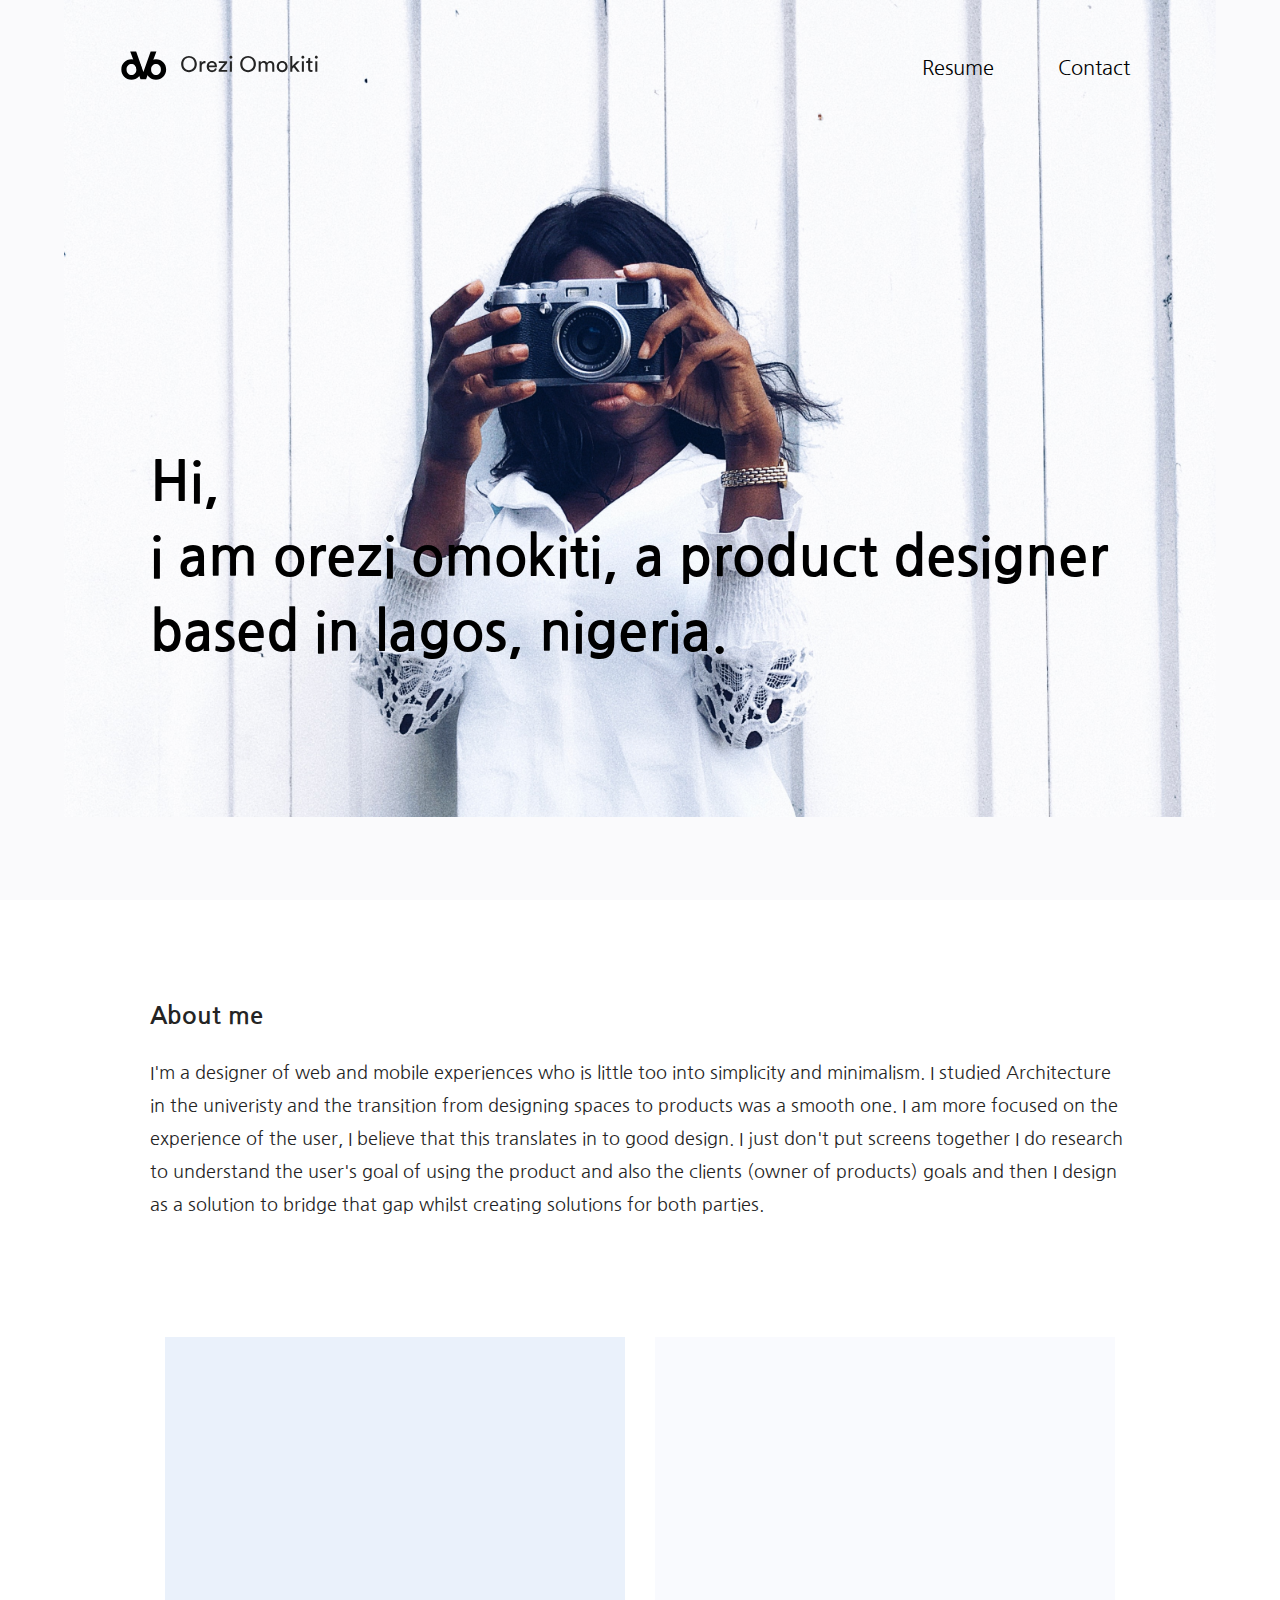
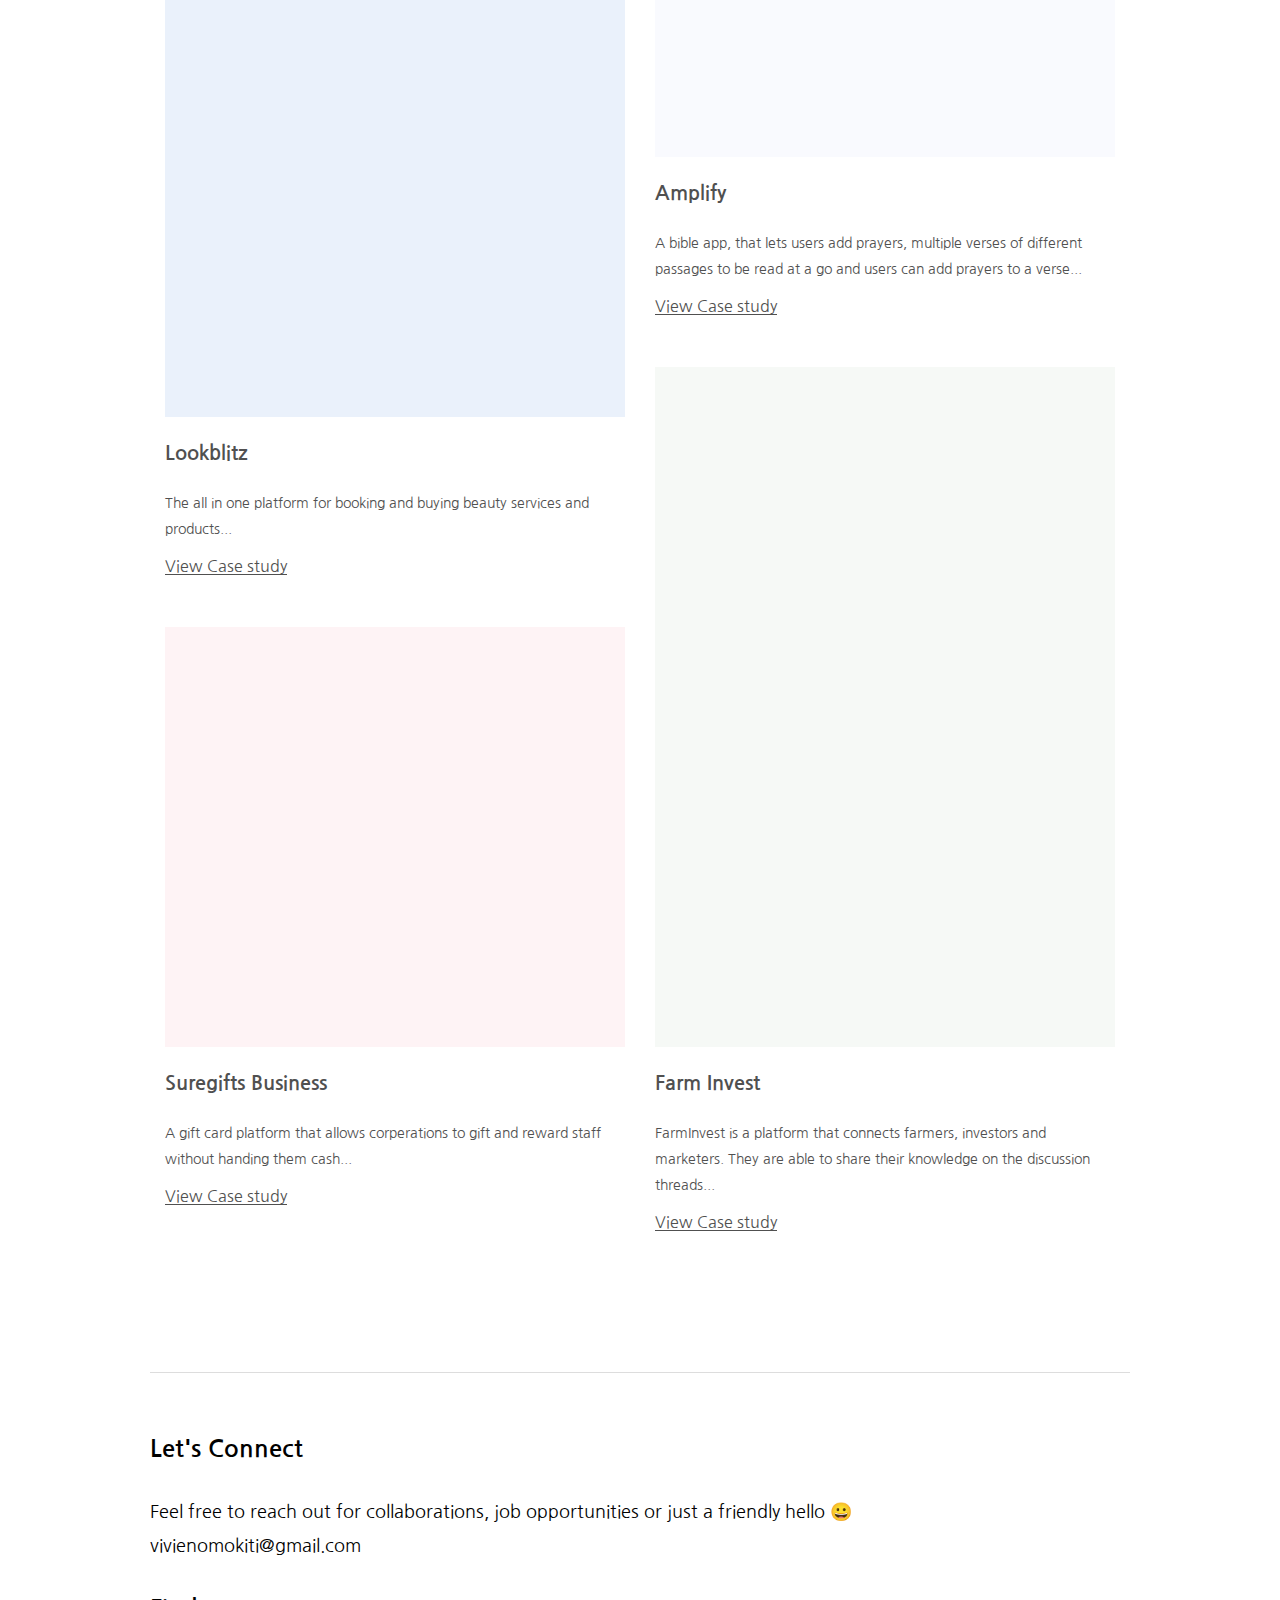
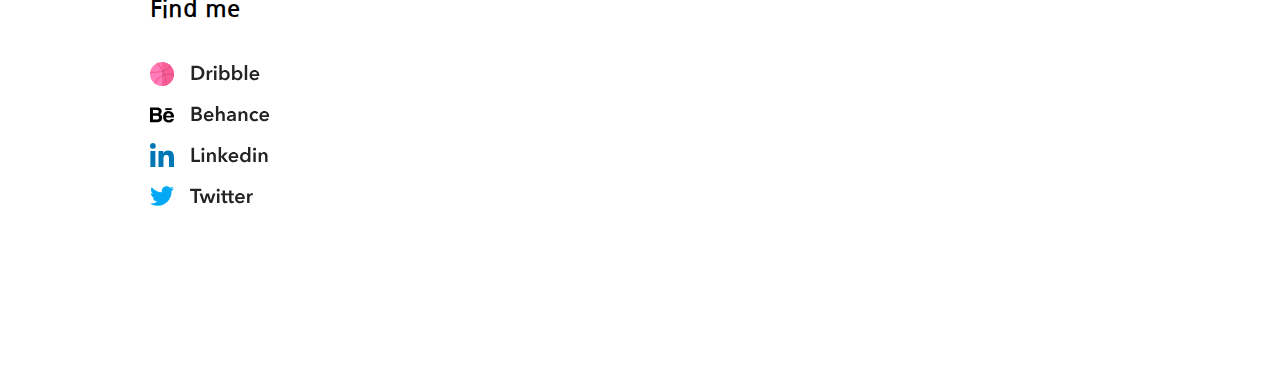
<file: index.html>
<!DOCTYPE html>
<html lang="en">
  <head>
    <meta charset="UTF-8" />
    <meta name="viewport" content="width=device-width, initial-scale=1.0" />
    <meta http-equiv="X-UA-Compatible" content="ie=edge" />
    <link rel="stylesheet" href="./css/style.css" />
    <link rel="stylesheet" href="./css/grid.css" />
    <link href="https://unpkg.com/aos@2.3.1/dist/aos.css" rel="stylesheet" />
    <link
      href="https://fonts.googleapis.com/css?family=Nanum+Gothic&display=swap"
      rel="stylesheet"
    />
    <script src="https://unpkg.com/aos@2.3.1/dist/aos.js"></script>
    <title>Orezi</title>
  </head>
  <body>
    <div class="container">
      <header>
        <div class="nav">
          <img src="./images/logo.svg" alt="" class="logo" />

          <ul>
            <li>Resume</li>
            <li>Contact</li>
          </ul>
        </div>

        <p class="header-text">
          <span data-aos="fade-down" data-aos-duration="1500">
            Hi,
          </span>
          <span data-aos="fade-down" data-aos-duration="1500">
            i am orezi omokiti, a product designer based in lagos, nigeria.
          </span>
        </p>
      </header>
      <section class="about">
        <p class="section_header">
          About me
        </p>
        <p class="section_text">
          I'm a designer of web and mobile experiences who is little too into
          simplicity and minimalism. I studied Architecture in the univeristy
          and the transition from designing spaces to products was a smooth one.
          I am more focused on the experience of the user, I believe that this
          translates in to good design. I just don't put screens together I do
          research to understand the user's goal of using the product and also
          the clients (owner of products) goals and then I design as a solution
          to bridge that gap whilst creating solutions for both parties.
        </p>
      </section>
      <section class="selected_work row">
        <div class="col-6">
          <div class="project">
            <div class="blue_bg- narrow_img">
              <img
                src="./images/work1.png"
                data-aos="zoom-in-right"
                data-aos-duration="1500"
                alt=""
              />
            </div>
            <div class="work_details">
              <p class="name">
                Lookblitz
              </p>
              <p class="desc">
                The all in one platform for booking and buying beauty services
                and products...
              </p>
              <a href="./lookblitz.html">
                <span>View Case study</span>
              </a>
            </div>
          </div>

          <div class="project">
            <div class="pink_bg- wide_img">
              <img
                src="./images/work2.png"
                data-aos="zoom-in-right"
                data-aos-duration="1500"
                alt=""
              />
            </div>
            <div class="work_details">
              <p class="name">
                Suregifts Business
              </p>
              <p class="desc">
                A gift card platform that allows corperations to gift and reward
                staff without handing them cash...
              </p>
              <a href="./suregifts.html">
                <span>View Case study</span>
              </a>
            </div>
          </div>
        </div>
        <div class="col-6">
          <div class="project">
            <div class="light_bg- wide_img">
              <img
                src="./images/work3.png"
                data-aos="zoom-in-left"
                data-aos-duration="1500"
                alt=""
              />
            </div>
            <div class="work_details">
              <p class="name">
                Amplify
              </p>
              <p class="desc">
                A bible app, that lets users add prayers, multiple verses of
                different passages to be read at a go and users can add prayers
                to a verse...
              </p>
              <a href="./amplify.html">
                <span>View Case study</span>
              </a>
            </div>
          </div>
          <div class="project">
            <div class="green_bg- narrow_img">
              <img
                src="./images/work4.png"
                data-aos="zoom-in-left"
                data-aos-duration="1500"
                alt=""
              />
            </div>
            <div class="work_details">
              <p class="name">
                Farm Invest
              </p>
              <p class="desc">
                FarmInvest is a platform that connects farmers, investors and
                marketers. They are able to share their knowledge on the
                discussion threads...
              </p>
              <a href="./farmvest.html">
                <span>View Case study</span>
              </a>
            </div>
          </div>
        </div>
      </section>
      <footer>
        <p class="footer_header">
          Let's Connect
        </p>
        <p class="footer_text">
          Feel free to reach out for collaborations, job opportunities or just a
          friendly hello 😀 vivienomokiti@gmail.com
        </p>
        <p class="footer_header">
          Find me
        </p>
        <ul>
          <li>
            <img src="./images/dribbble.svg" alt="" />
          </li>
          <li>
            <img src="./images/behance.svg" alt="" />
          </li>
          <li>
            <img src="./images/linkedin.svg" alt="" />
          </li>
          <li>
            <img src="./images/twitter.svg" alt="" />
          </li>
        </ul>
      </footer>
    </div>
    <script>
      AOS.init()
    </script>
  </body>
</html>
</file>
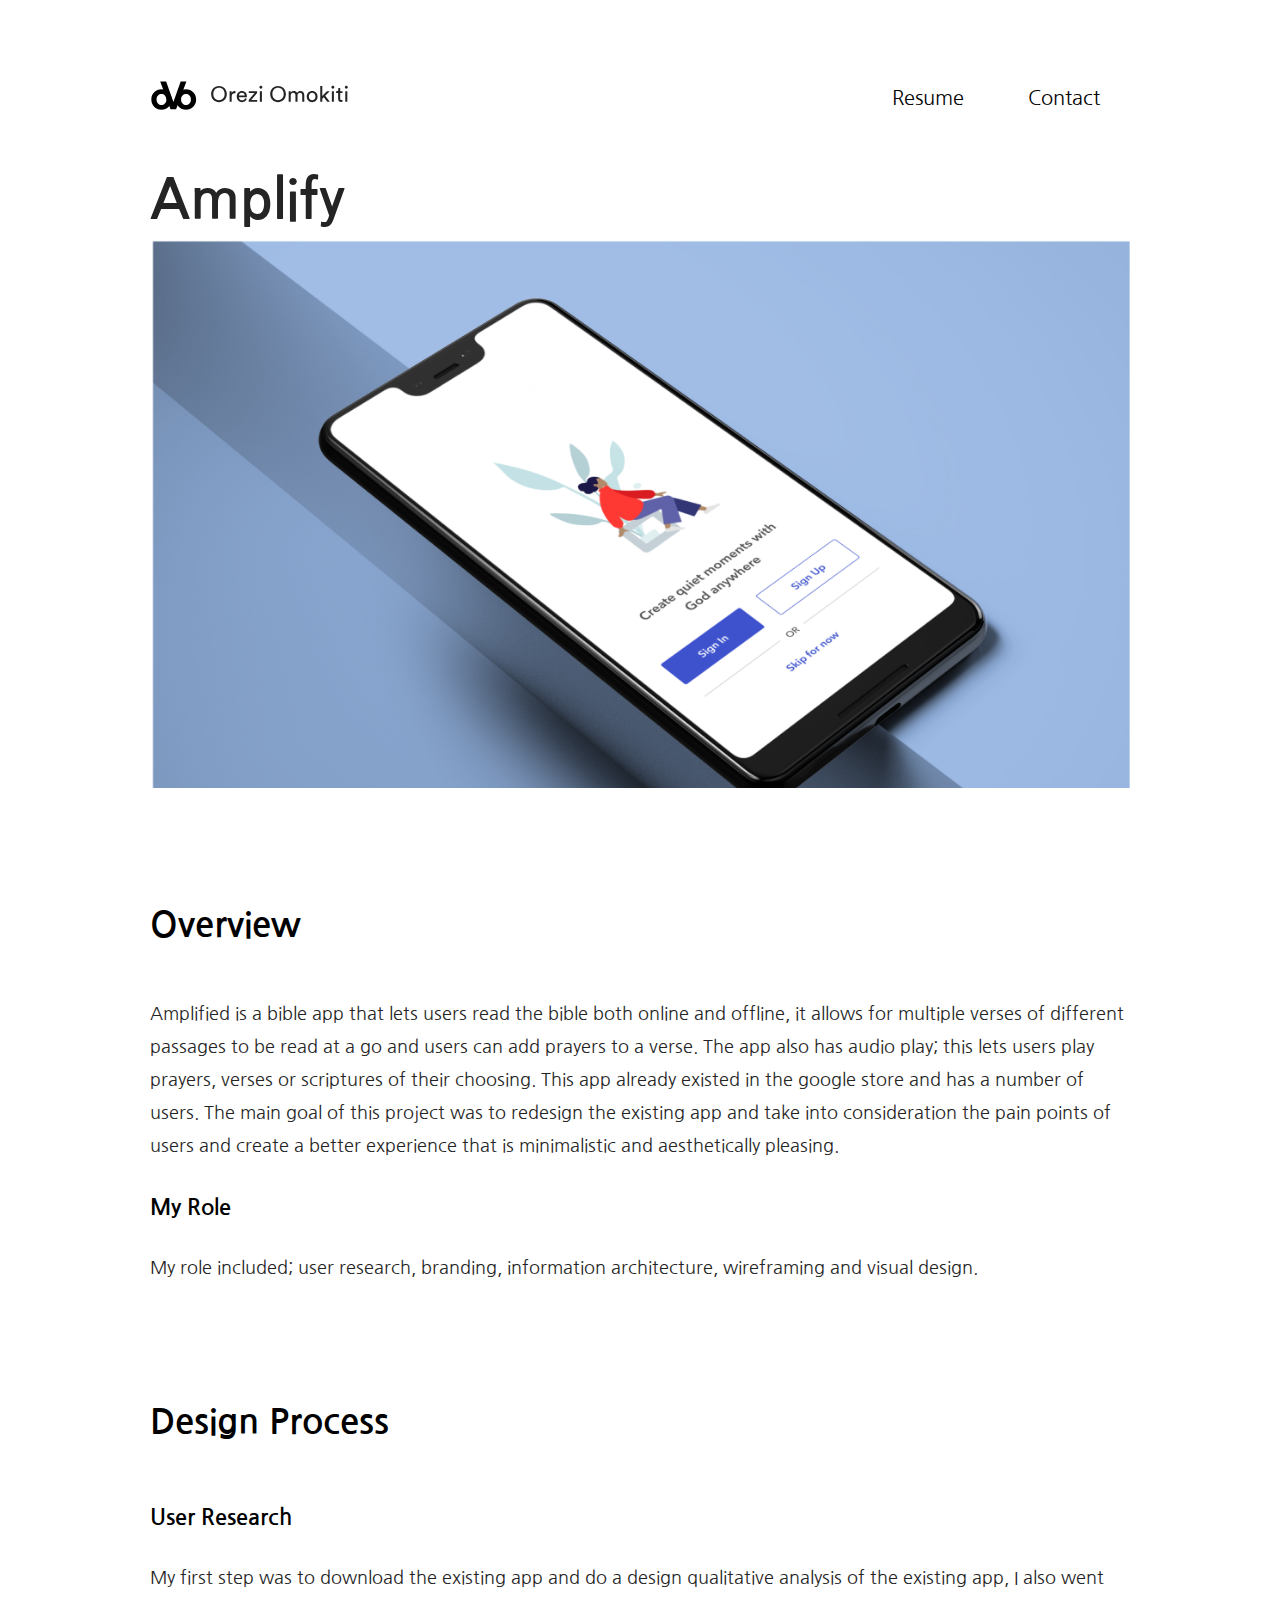
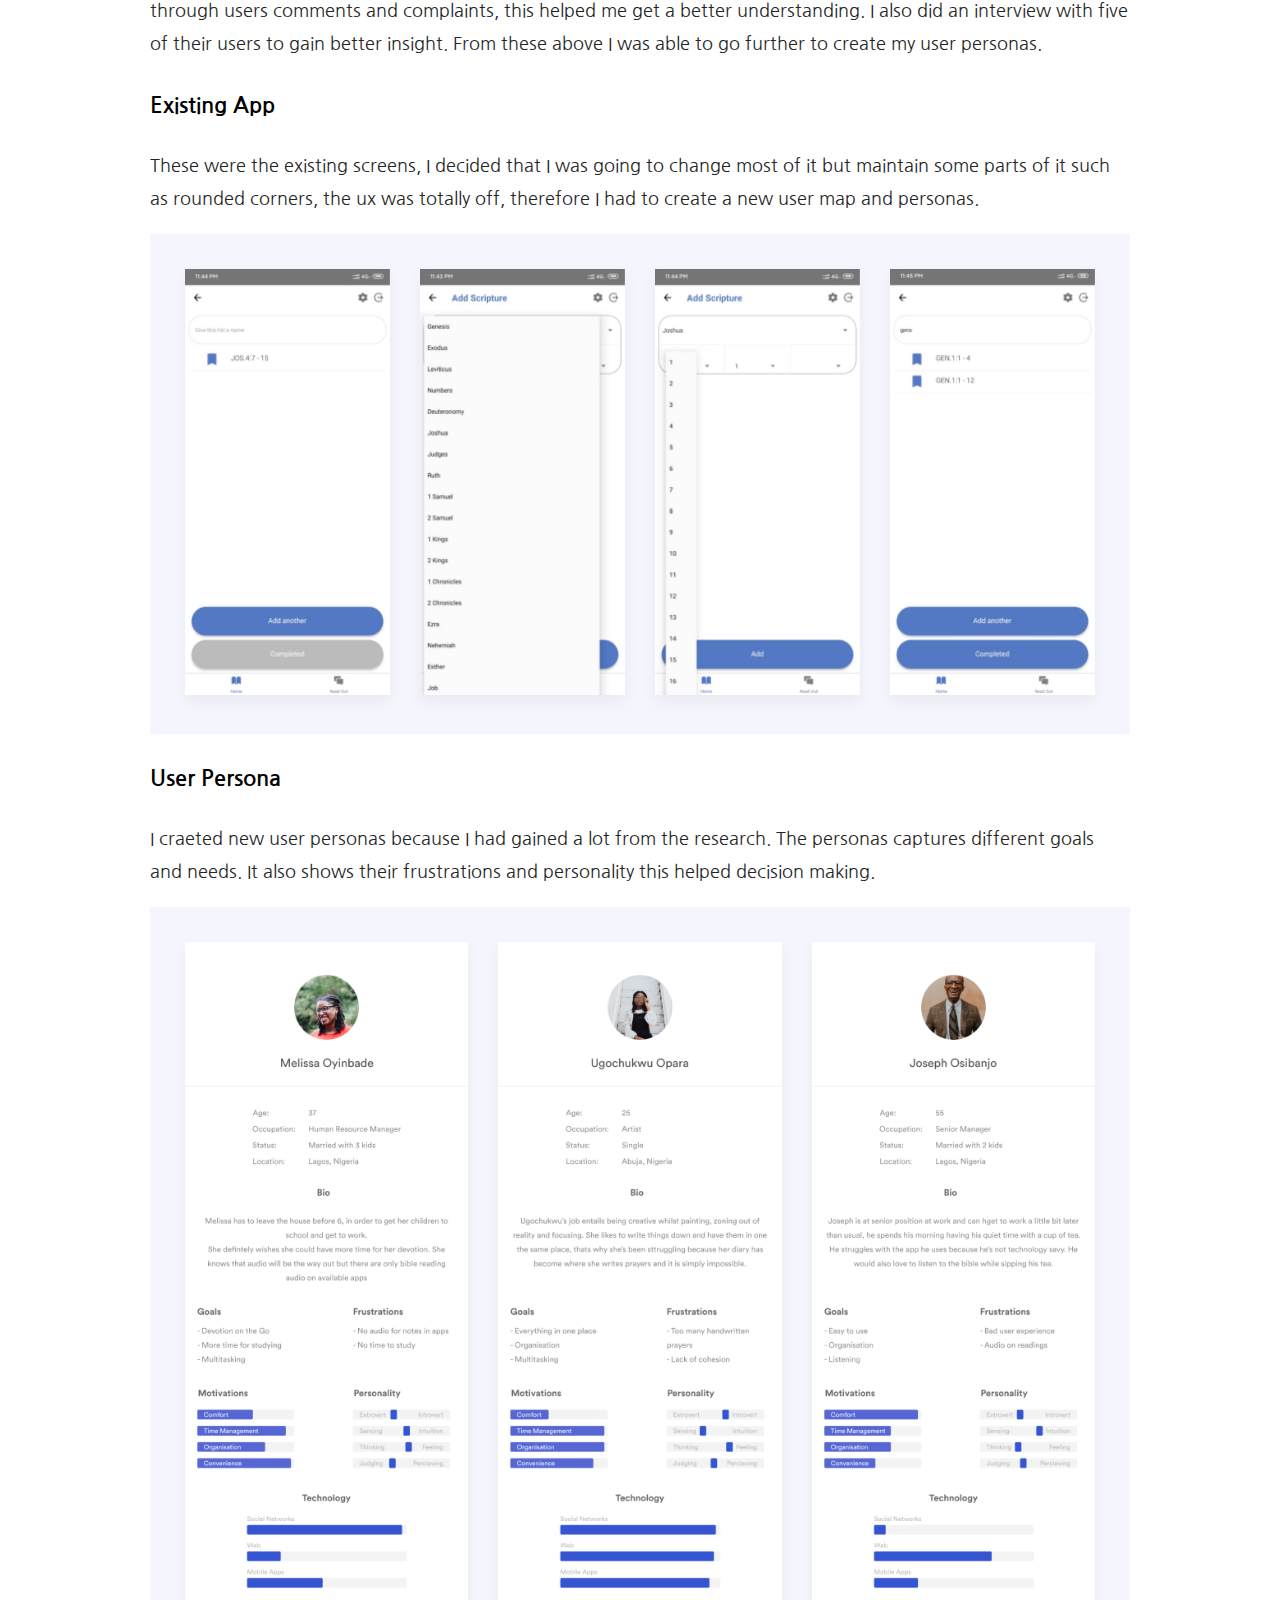
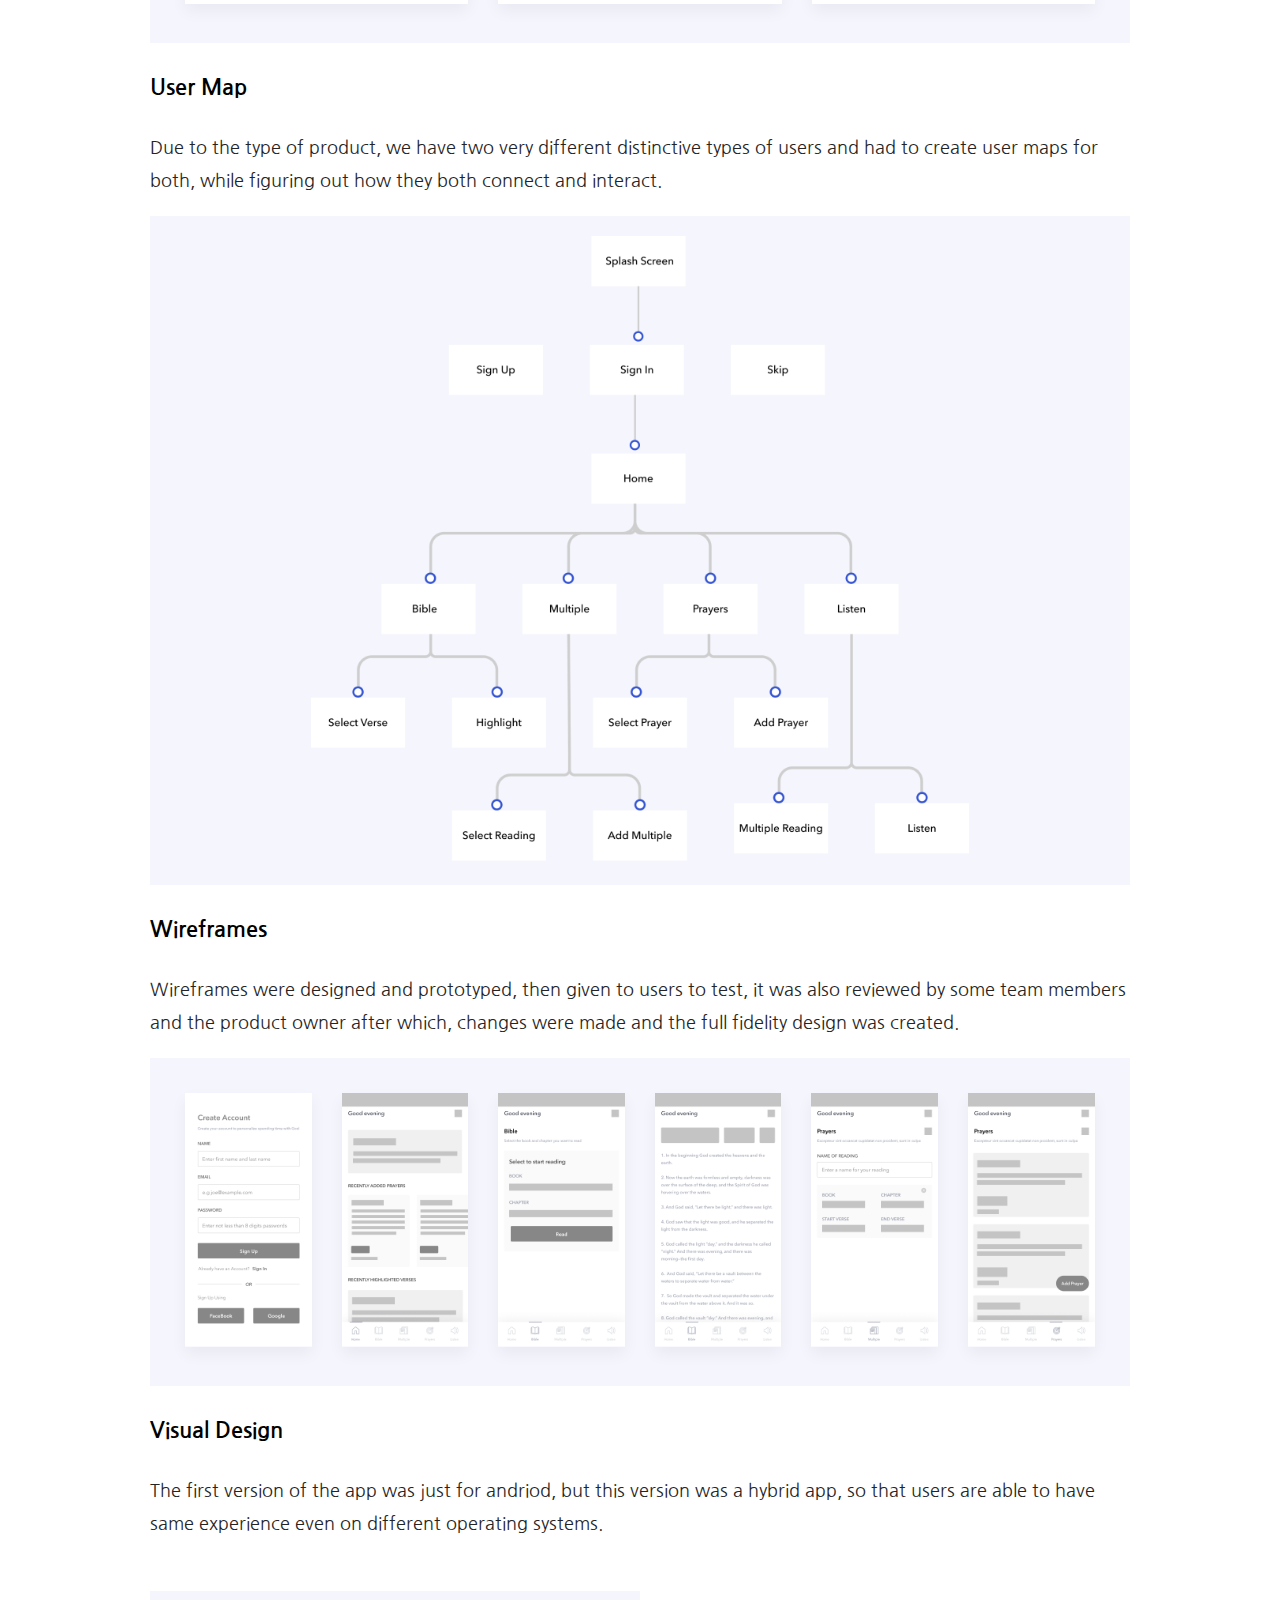
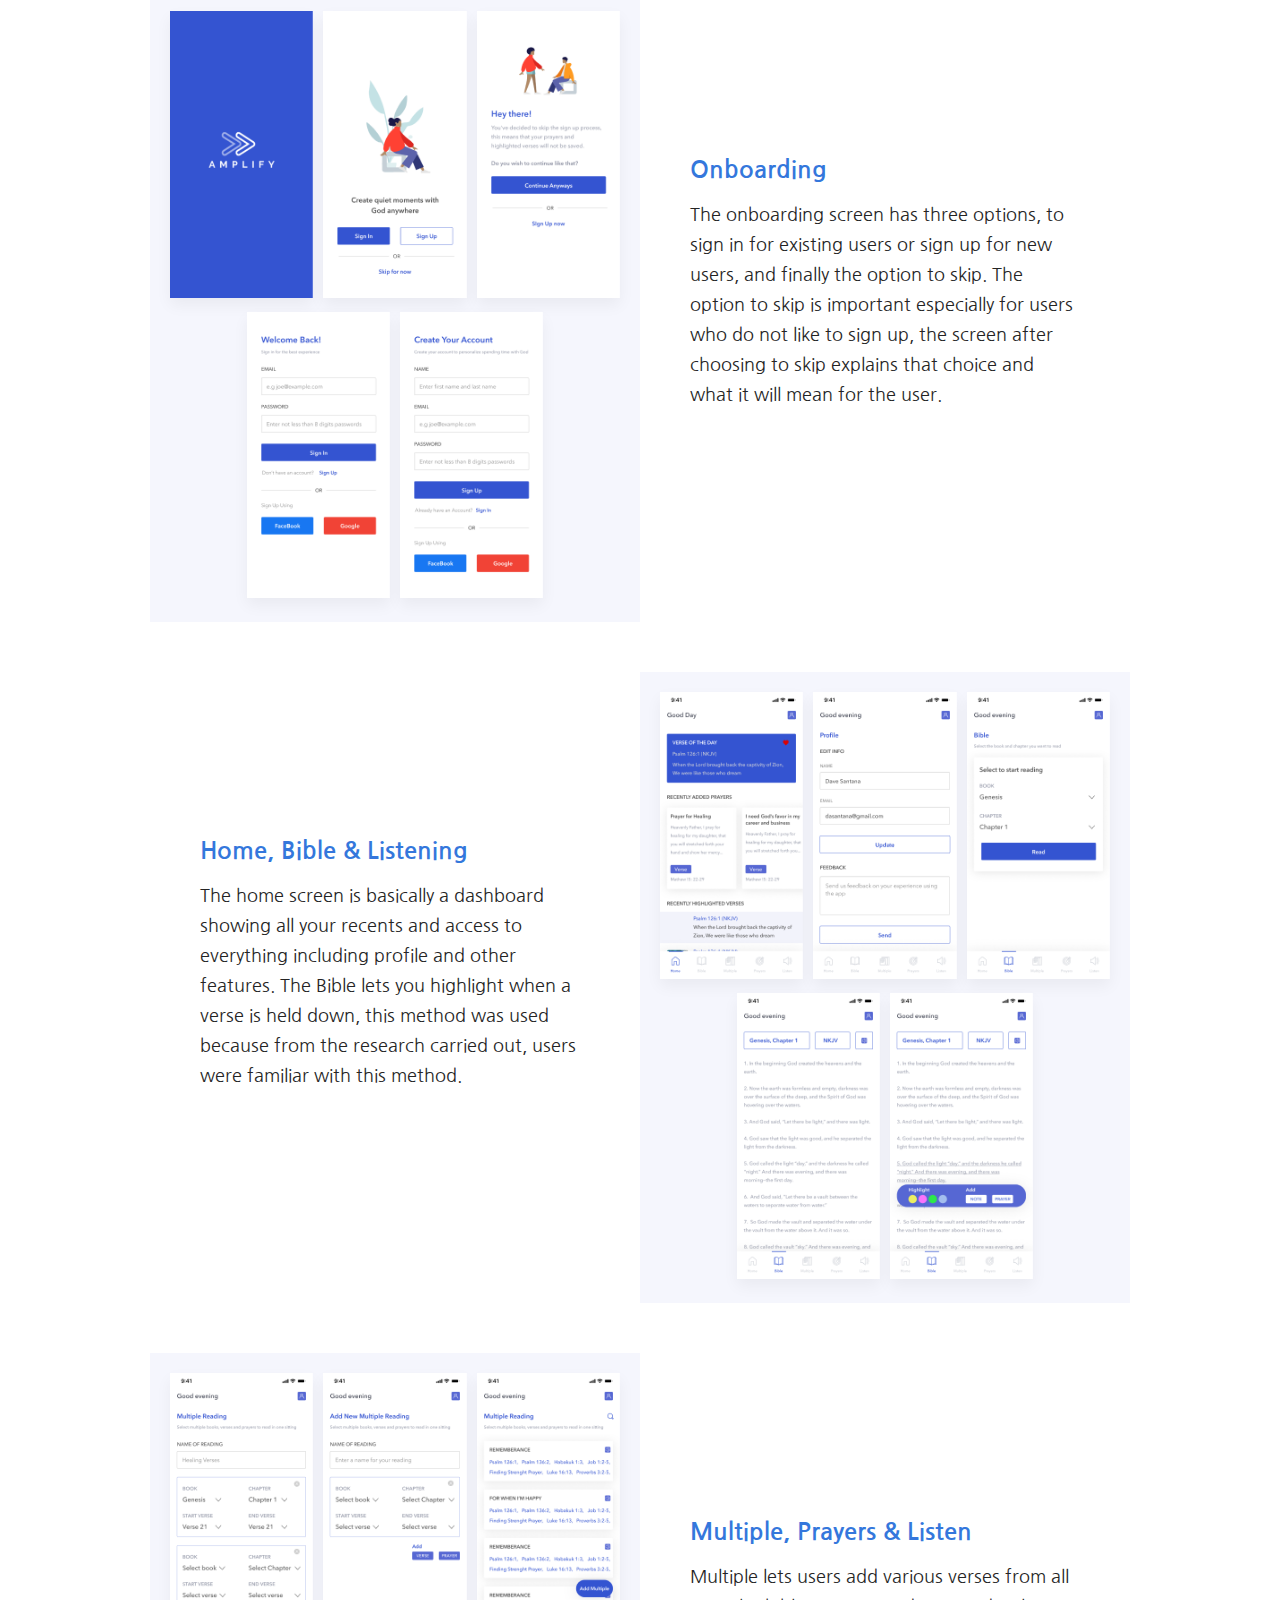
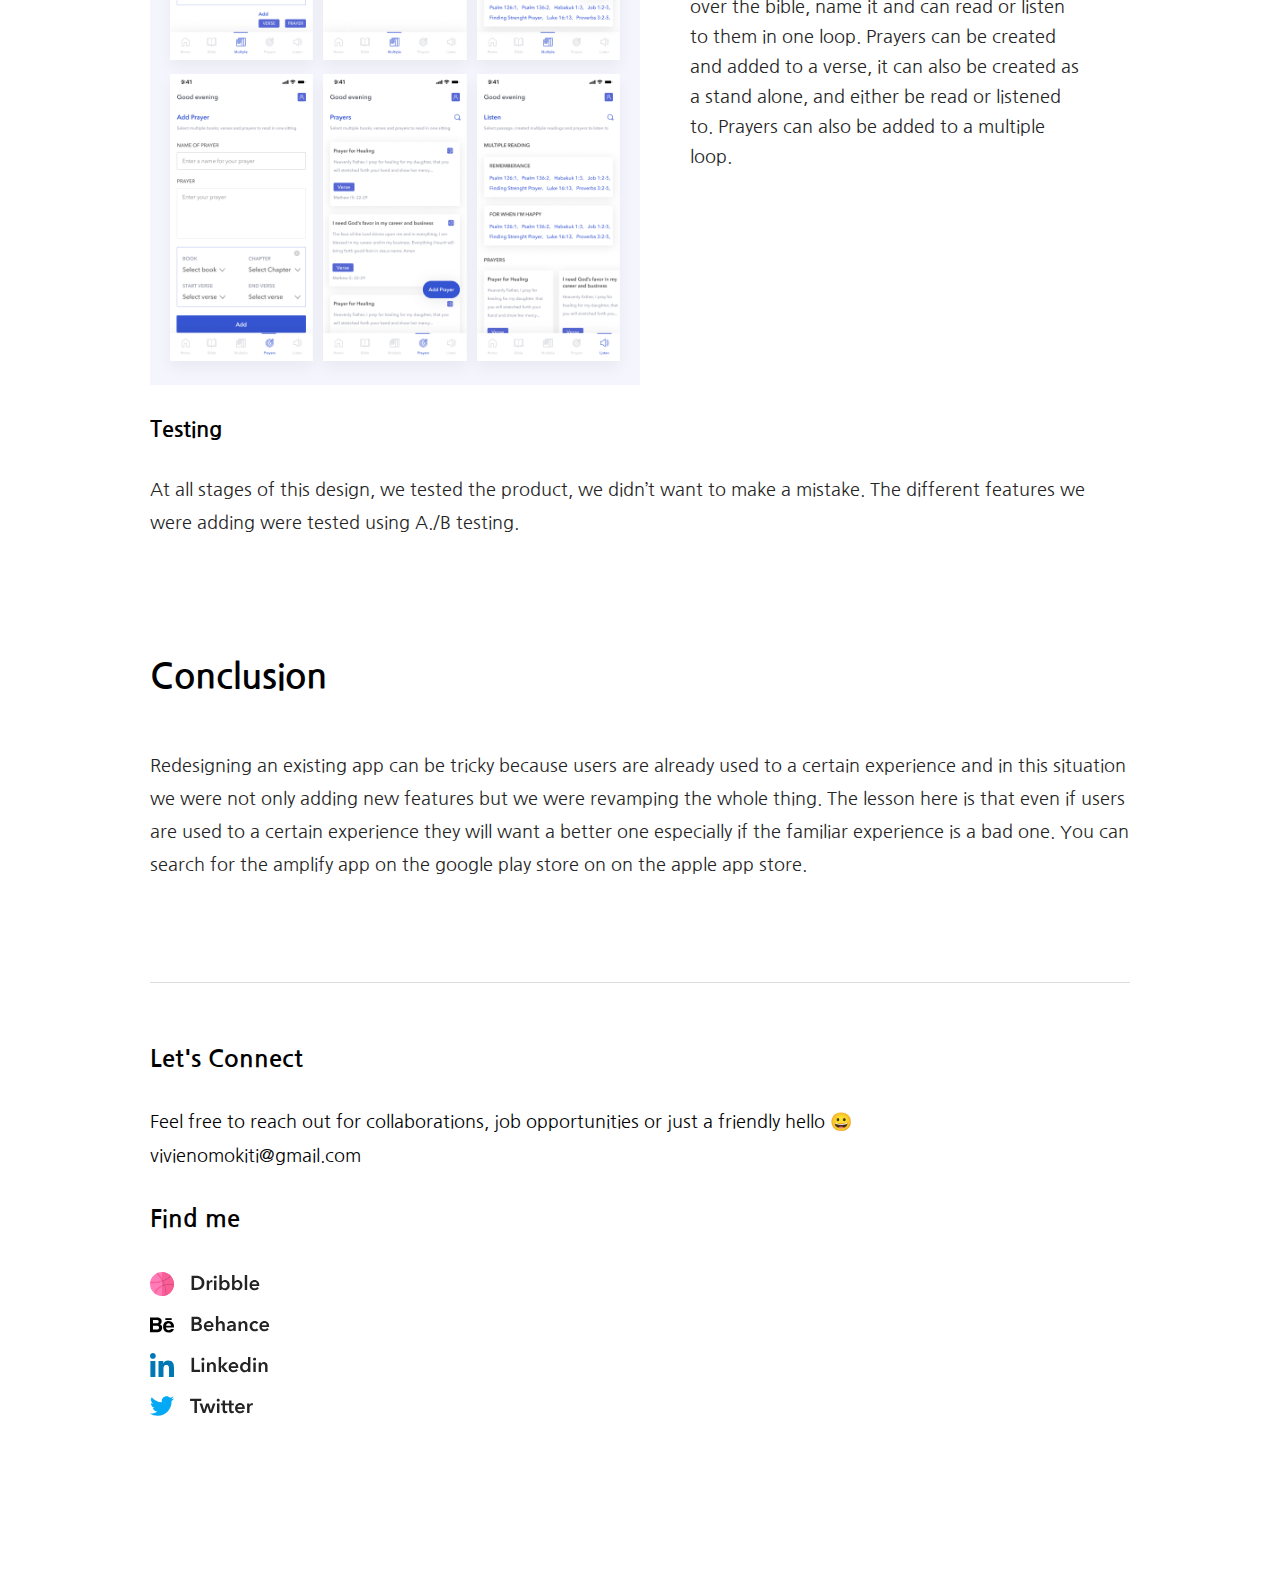
<file: amplify.html>
<!DOCTYPE html>
<html lang="en">
  <head>
    <meta charset="UTF-8" />
    <meta name="viewport" content="width=device-width, initial-scale=1.0" />
    <meta http-equiv="X-UA-Compatible" content="ie=edge" />
    <link rel="stylesheet" href="./css/project.css" />
    <link rel="stylesheet" href="./css/grid.css" />
    <link
      href="https://fonts.googleapis.com/css?family=Nanum+Gothic&display=swap"
      rel="stylesheet"
    />
    <link
      href="https://fonts.googleapis.com/css?family=Nanum+Gothic:700&display=swap"
      rel="stylesheet"
    />
    <link href="https://unpkg.com/aos@2.3.1/dist/aos.css" rel="stylesheet" />
    <script src="https://unpkg.com/aos@2.3.1/dist/aos.js"></script>
    <title>Orezi</title>
  </head>
  <body>
    <div class="container">
      <header>
        <div class="nav">
          <a href="./index.html">
            <img src="./images/logo.svg" alt="" class="logo" />
          </a>

          <ul>
            <li>Resume</li>
            <li>Contact</li>
          </ul>
        </div>
        <p class="name">
          Amplify
        </p>

        <div class="row blue_bg_"></div>
      </header>
      <section class="about">
        <p class="section_heading">
          Overview
        </p>
        <p class="sect_text">
          Amplified is a bible app that lets users read the bible both online
          and offline, it allows for multiple verses of different passages to be
          read at a go and users can add prayers to a verse. The app also has
          audio play; this lets users play prayers, verses or scriptures of
          their choosing. This app already existed in the google store and has a
          number of users. The main goal of this project was to redesign the
          existing app and take into consideration the pain points of users and
          create a better experience that is minimalistic and aesthetically
          pleasing.
        </p>
        <p class="sub_heading">
          My Role
        </p>
        <p class="sect_text">
          My role included; user research, branding, information architecture,
          wireframing and visual design.
        </p>
      </section>

      <section class="design_process">
        <p class="section_heading">
          Design Process
        </p>
        <p class="sub_heading">
          User Research
        </p>
        <p class="sect_text">
          My first step was to download the existing app and do a design
          qualitative analysis of the existing app, I also went through users
          comments and complaints, this helped me get a better understanding. I
          also did an interview with five of their users to gain better insight.
          From these above I was able to go further to create my user personas.
        </p>

        <p class="sub_heading">
          Existing App
        </p>
        <p class="sect_text">
          These were the existing screens, I decided that I was going to change
          most of it but maintain some parts of it such as rounded corners, the
          ux was totally off, therefore I had to create a new user map and
          personas.
        </p>

        <div class="images lb_bg">
          <div class="row p0">
            <div class="col-3">
              <img src="./images/pup1.png" alt="" />
            </div>
            <div class="col-3">
              <img src="./images/pup2.png" alt="" />
            </div>
            <div class="col-3">
              <img src="./images/pup3.png" alt="" />
            </div>
            <div class="col-3">
              <img src="./images/pup4.png" alt="" />
            </div>
          </div>
        </div>

        <p class="sub_heading">
          User Persona
        </p>
        <p class="sect_text">
          I craeted new user personas because I had gained a lot from the
          research. The personas captures different goals and needs. It also
          shows their frustrations and personality this helped decision making.
        </p>

        <div class="images lb_bg">
          <div class="row p0">
            <div class="col-4">
              <img src="./images/PERSONA 1.png" alt="" />
            </div>
            <div class="col-4">
              <img src="./images/PERSONA 2.png" alt="" />
            </div>
            <div class="col-4">
              <img src="./images/PERSONA 3.png" alt="" />
            </div>
          </div>
        </div>

        <p class="sub_heading">
          User Map
        </p>
        <p class="sect_text">
          Due to the type of product, we have two very different distinctive
          types of users and had to create user maps for both, while figuring
          out how they both connect and interact.
        </p>

        <div class="lb_bg images no_shadow">
          <div class="row p0">
            <div class="col-12">
              <img src="./images/Group 78 1.png" alt="" style="width: 70%" />
            </div>
          </div>
        </div>

        <p class="sub_heading">
          Wireframes
        </p>
        <p class="sect_text">
          Wireframes were designed and prototyped, then given to users to test,
          it was also reviewed by some team members and the product owner after
          which, changes were made and the full fidelity design was created.
        </p>

        <div class="images lb_bg">
          <div class="row p0">
            <div class="col-2">
              <img src="./images/W1.png" alt="" />
            </div>
            <div class="col-2">
              <img src="./images/W2.png" alt="" />
            </div>
            <div class="col-2">
              <img src="./images/W3.png" alt="" />
            </div>
            <div class="col-2">
              <img src="./images/W4.png" alt="" />
            </div>
            <div class="col-2">
              <img src="./images/W5.png" alt="" />
            </div>
            <div class="col-2">
              <img src="./images/W6.png" alt="" />
            </div>
          </div>
        </div>

        <p class="sub_heading">
          Visual Design
        </p>
        <p class="sect_text">
          The first version of the app was just for andriod, but this version
          was a hybrid app, so that users are able to have same experience even
          on different operating systems.
        </p>

        <div class="images ">
          <div class="row mt50">
            <div class="col-6 lb_bg">
              <div class="row p0">
                <div class="col-4 p5">
                  <img src="./images/SPLASH SCREEN.png" alt="" />
                </div>
                <div class="col-4 p5">
                  <img src="./images/ONBOARDING.png" alt="" />
                </div>
                <div class="col-4 p5">
                  <img src="./images/SIGN UP-1.png" alt="" />
                </div>
                <div class="col-2"></div>
                <div class="col-4 p5">
                  <img src="./images/SIGN IN.png" alt="" />
                </div>
                <div class="col-4 p5">
                  <img src="./images/SIGN UP.png" alt="" />
                </div>
                <div class="col-2"></div>
              </div>
            </div>
            <div class="col-6 desk">
              <p class="blue-text">
                Onboarding
              </p>
              <p class="blue-text-details">
                The onboarding screen has three options, to sign in for existing
                users or sign up for new users, and finally the option to skip.
                The option to skip is important especially for users who do not
                like to sign up, the screen after choosing to skip explains that
                choice and what it will mean for the user.
              </p>
            </div>
          </div>
          <div class="row mt50">
            <div class="col-6 desk">
              <p class="blue-text">
                Home, Bible & Listening
              </p>
              <p class="blue-text-details">
                The home screen is basically a dashboard showing all your
                recents and access to everything including profile and other
                features. The Bible lets you highlight when a verse is held
                down, this method was used because from the research carried
                out, users were familiar with this method.
              </p>
            </div>
            <div class="col-6 lb_bg">
              <div class="row p0">
                <div class="col-4 p5">
                  <img src="./images/HOME.png" alt="" />
                </div>
                <div class="col-4 p5">
                  <img src="./images/PROFILE.png" alt="" />
                </div>
                <div class="col-4 p5">
                  <img src="./images/SELECT BIBLE.png" alt="" />
                </div>
                <div class="col-2"></div>
                <div class="col-4 p5">
                  <img src="./images/BIBLE.png" alt="" />
                </div>
                <div class="col-4 p5">
                  <img src="./images/SELECT VERSE.png" alt="" />
                </div>
                <div class="col-2"></div>
              </div>
            </div>
          </div>
          <div class="row mt50">
            <div class="col-6 lb_bg">
              <div class="row p0">
                <div class="col-4 p5">
                  <img src="./images/ADD MULTIPLE EXPANDED.png" alt="" />
                </div>
                <div class="col-4 p5">
                  <img src="./images/ADD MULTIPLE.png" alt="" />
                </div>
                <div class="col-4 p5">
                  <img src="./images/MULTIPLE READING.png" alt="" />
                </div>
                <div class="col-4 p5">
                  <img src="./images/ADD PRAYERS.png" alt="" />
                </div>
                <div class="col-4 p5">
                  <img src="./images/PRAYERS.png" alt="" />
                </div>
                <div class="col-4 p5">
                  <img src="./images/LISTEN.png" alt="" />
                </div>
              </div>
            </div>
            <div class="col-6 desk">
              <p class="blue-text">
                Multiple, Prayers & Listen
              </p>
              <p class="blue-text-details">
                Multiple lets users add various verses from all over the bible,
                name it and can read or listen to them in one loop. Prayers can
                be created and added to a verse, it can also be created as a
                stand alone, and either be read or listened to. Prayers can also
                be added to a multiple loop.
              </p>
            </div>
          </div>
        </div>

        <p class="sub_heading">
          Testing
        </p>
        <p class="sect_text">
          At all stages of this design, we tested the product, we didn’t want to
          make a mistake. The different features we were adding were tested
          using A./B testing.
        </p>
      </section>

      <section>
        <p class="section_heading">
          Conclusion
        </p>
        <p class="sect_text">
          Redesigning an existing app can be tricky because users are already
          used to a certain experience and in this situation we were not only
          adding new features but we were revamping the whole thing. The lesson
          here is that even if users are used to a certain experience they will
          want a better one especially if the familiar experience is a bad one.
          You can search for the amplify app on the google play store on on the
          apple app store.
        </p>
      </section>
      <footer>
        <p class="footer_header">
          Let's Connect
        </p>
        <p class="footer_text">
          Feel free to reach out for collaborations, job opportunities or just a
          friendly hello 😀 vivienomokiti@gmail.com
        </p>
        <p class="footer_header">
          Find me
        </p>
        <ul>
          <li>
            <img src="./images/dribbble.svg" alt="" />
          </li>
          <li>
            <img src="./images/behance.svg" alt="" />
          </li>
          <li>
            <img src="./images/linkedin.svg" alt="" />
          </li>
          <li>
            <img src="./images/twitter.svg" alt="" />
          </li>
        </ul>
      </footer>
    </div>
    <script>
      AOS.init()
    </script>
  </body>
</html>
</file>
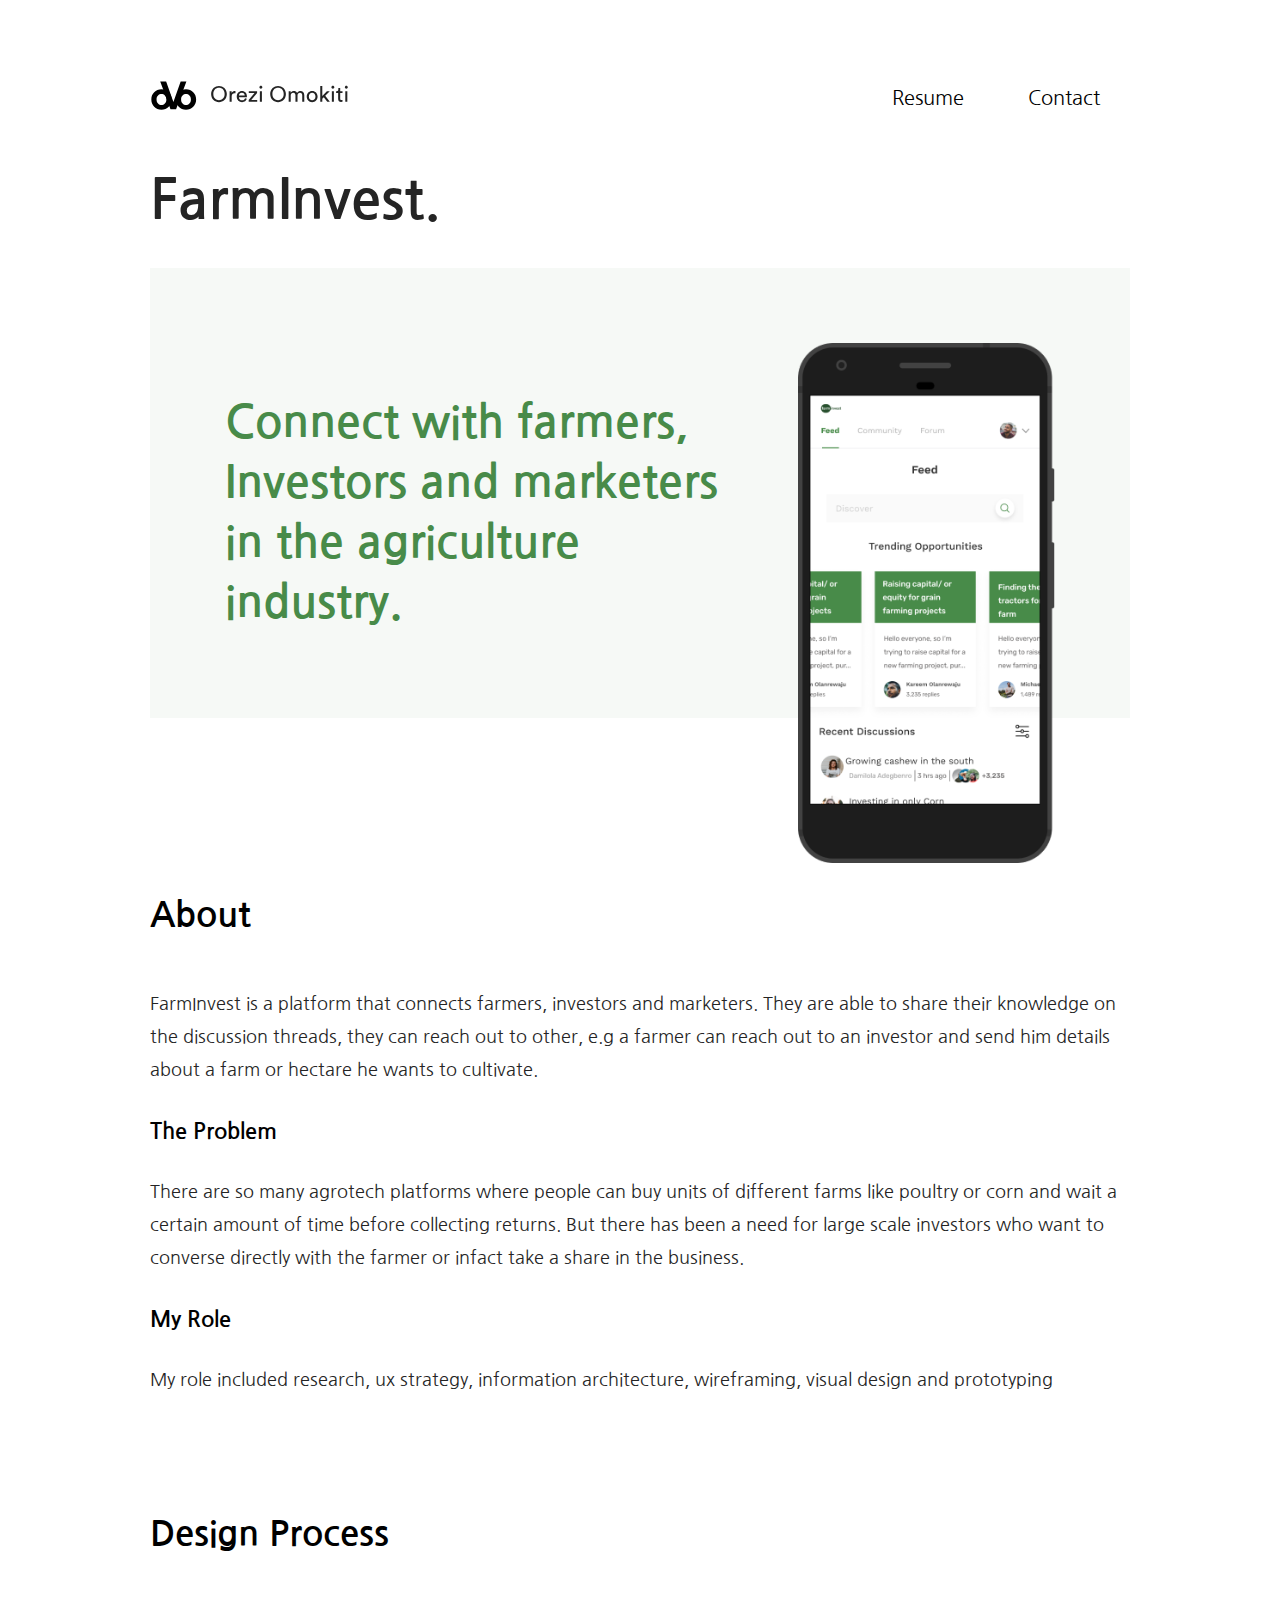
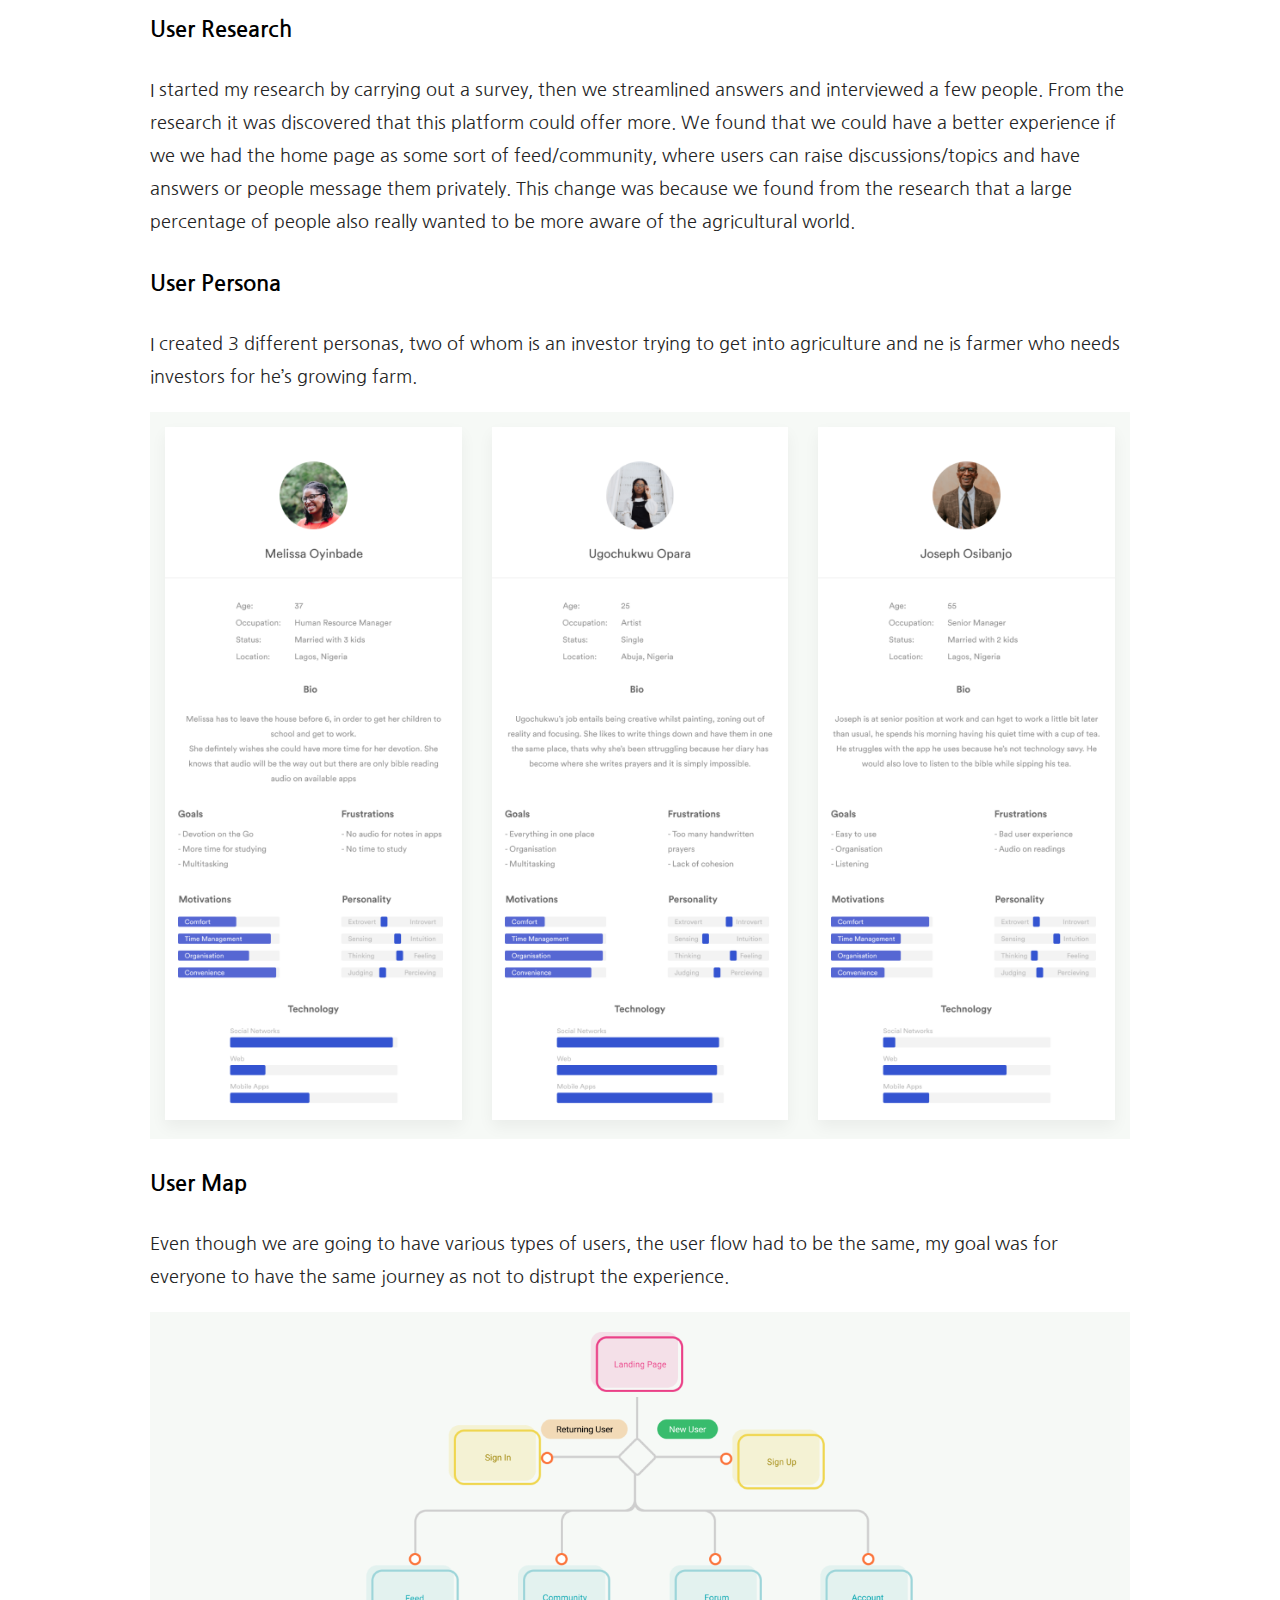
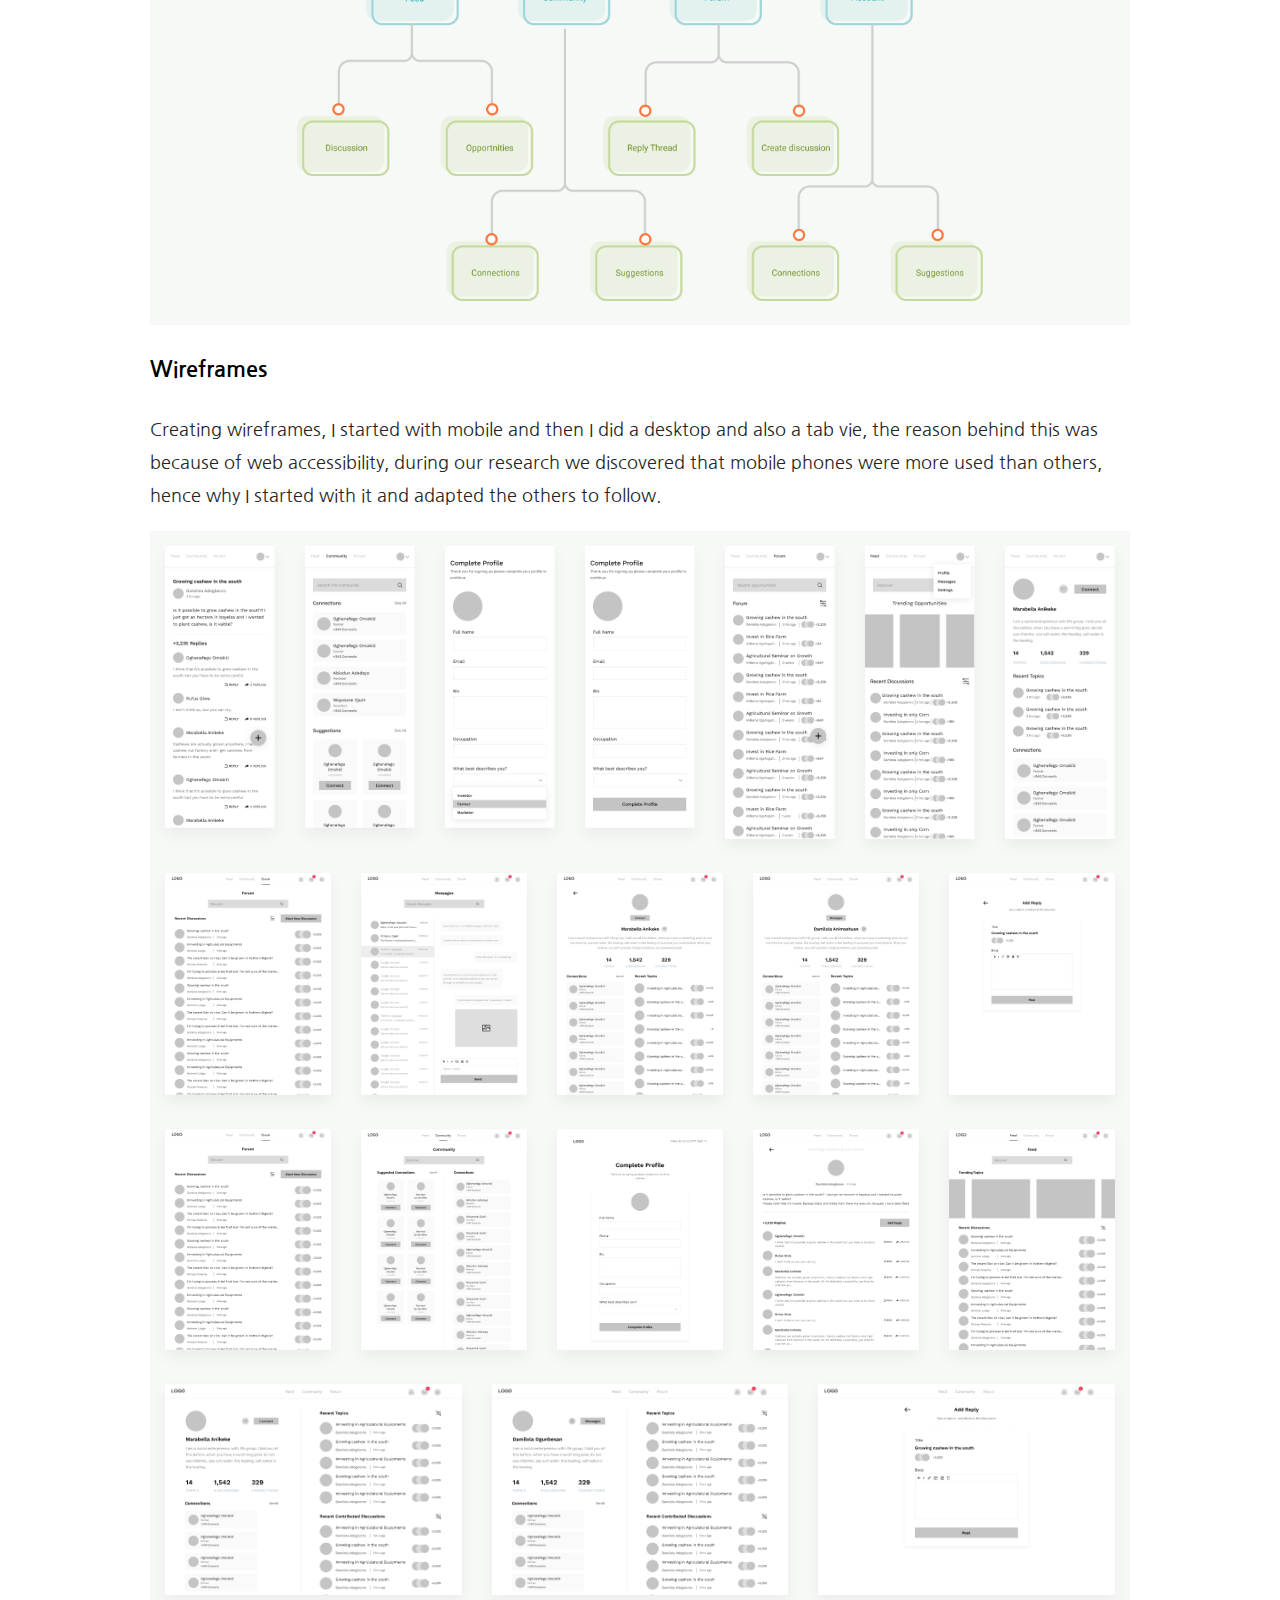
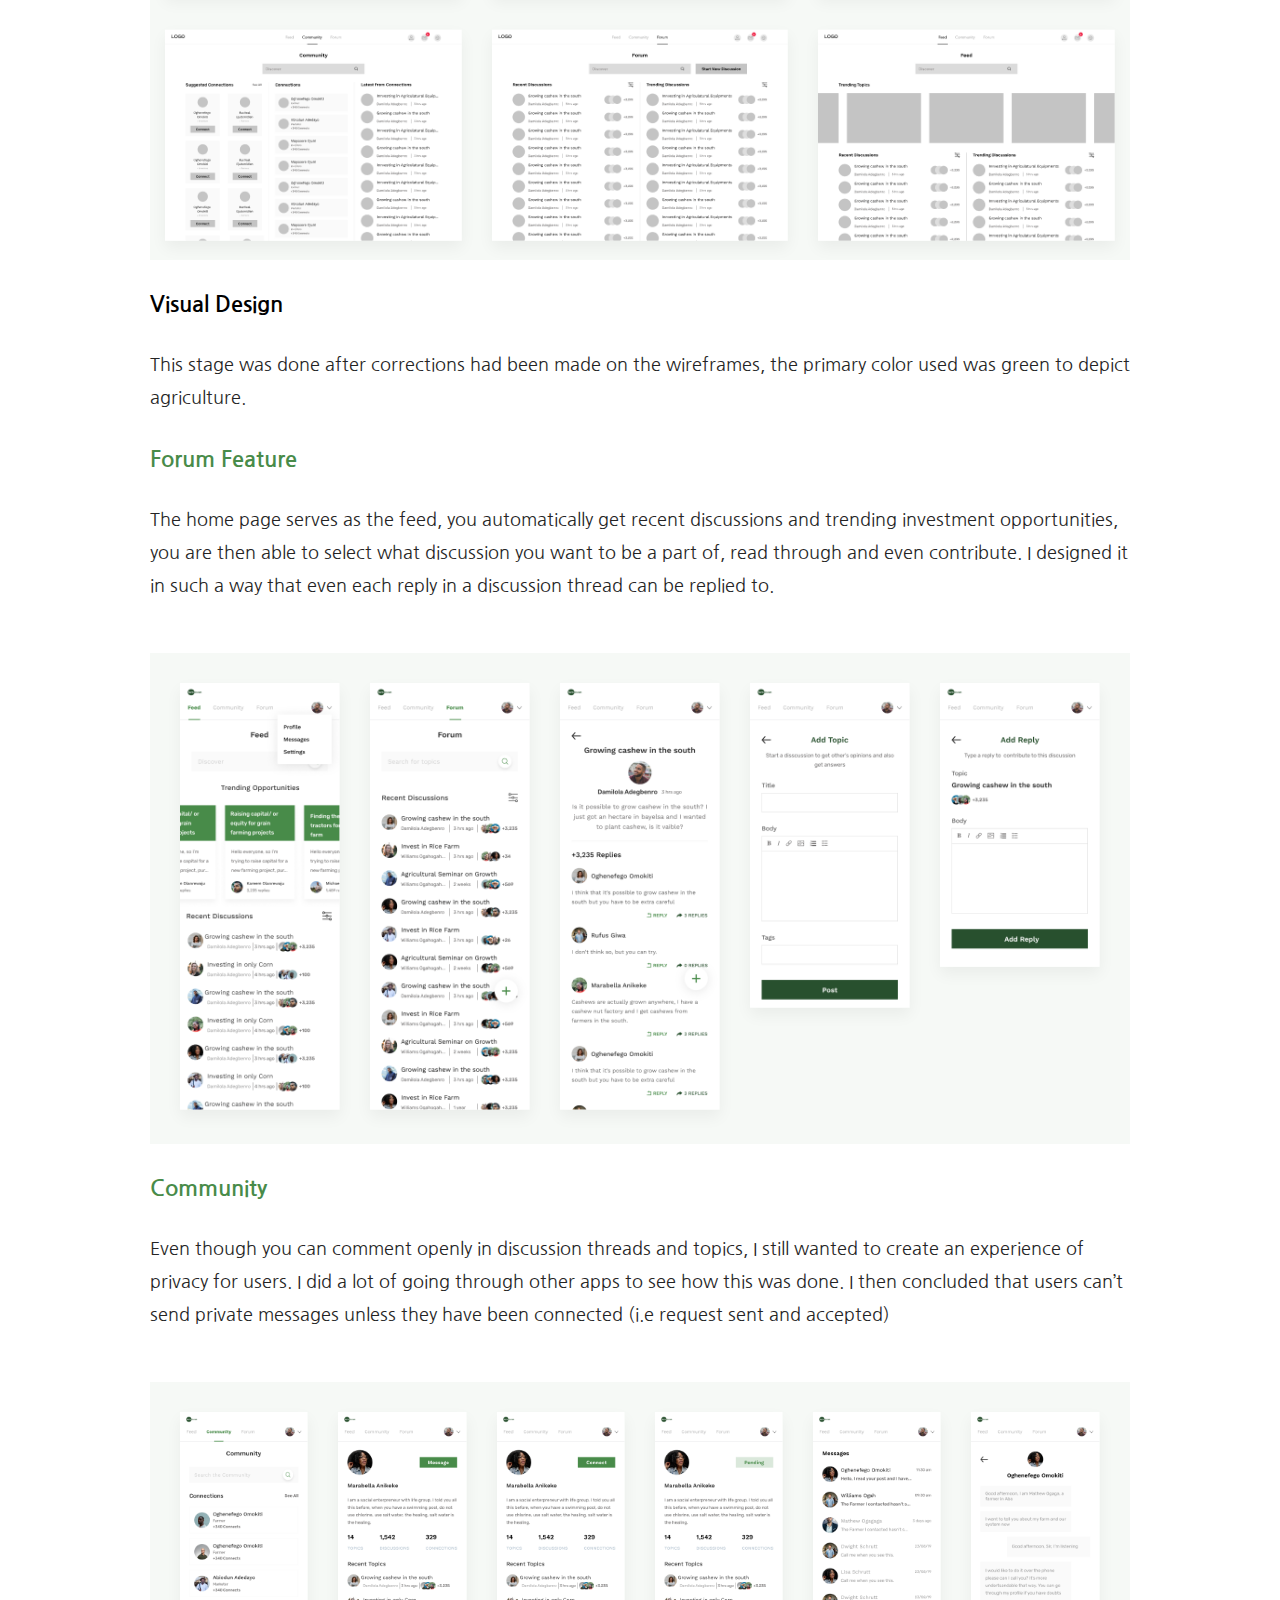
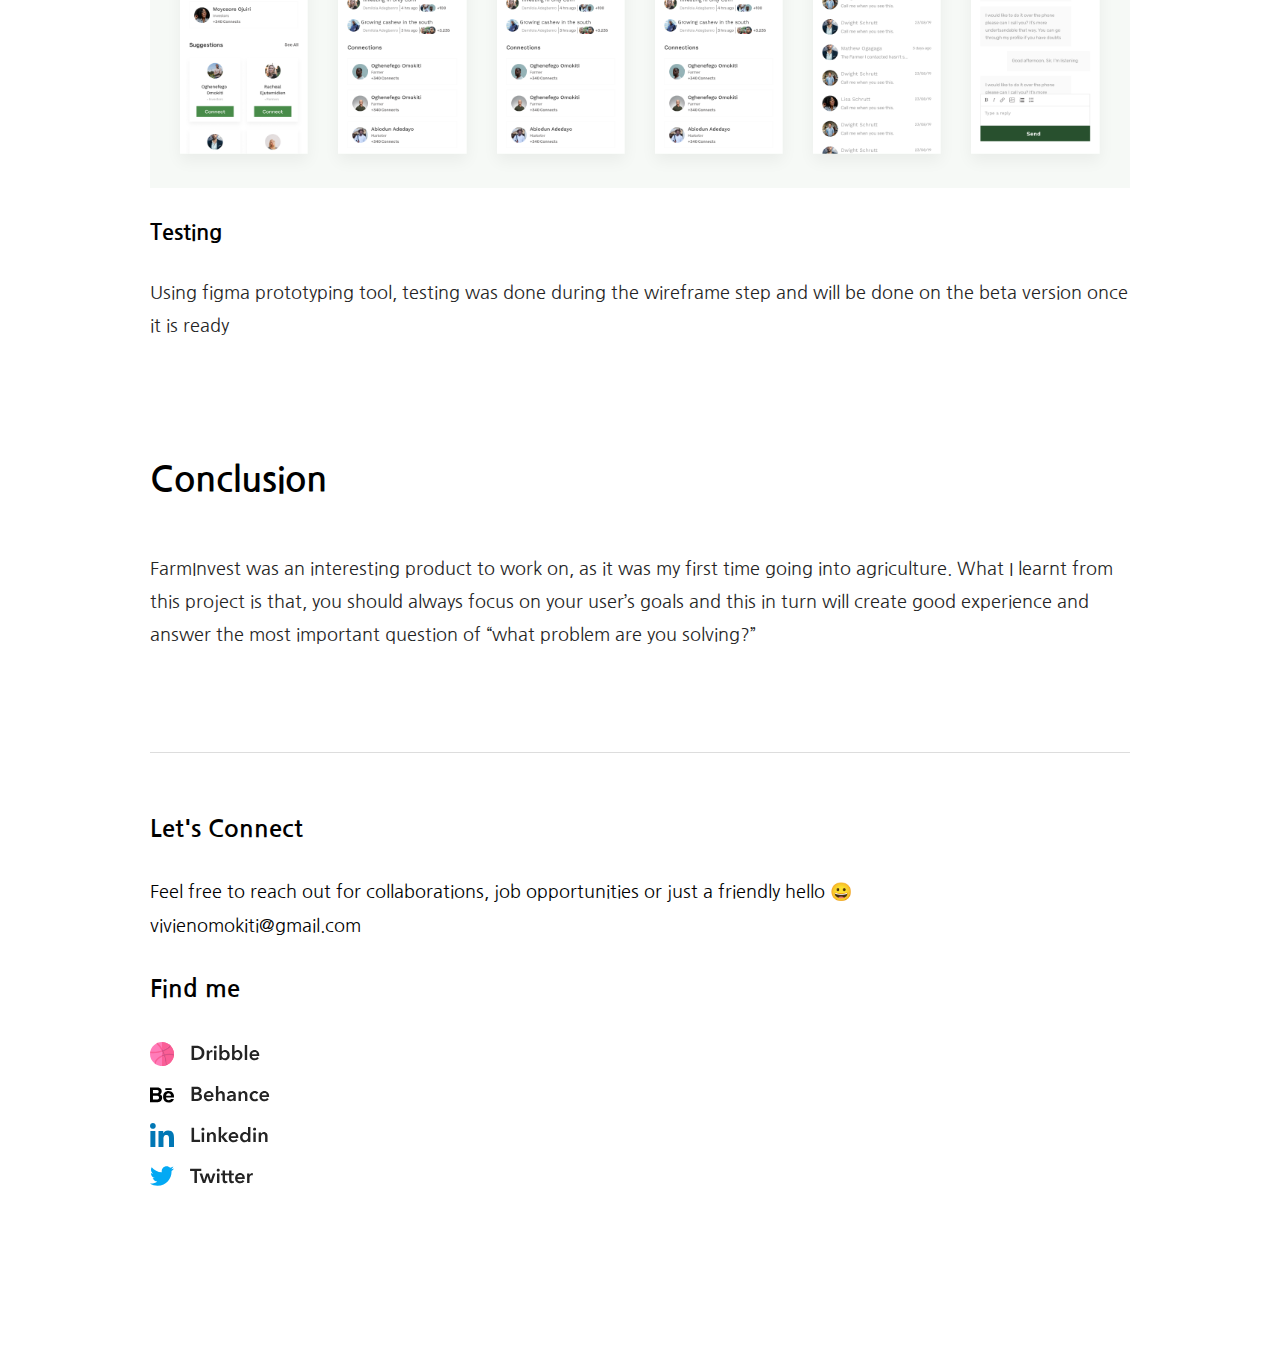
<file: farmvest.html>
<!DOCTYPE html>
<html lang="en">
  <head>
    <meta charset="UTF-8" />
    <meta name="viewport" content="width=device-width, initial-scale=1.0" />
    <meta http-equiv="X-UA-Compatible" content="ie=edge" />
    <link rel="stylesheet" href="./css/project.css" />
    <link rel="stylesheet" href="./css/grid.css" />
    <link
      href="https://fonts.googleapis.com/css?family=Nanum+Gothic&display=swap"
      rel="stylesheet"
    />
    <link
      href="https://fonts.googleapis.com/css?family=Nanum+Gothic:700&display=swap"
      rel="stylesheet"
    />
    <link href="https://unpkg.com/aos@2.3.1/dist/aos.css" rel="stylesheet" />
    <script src="https://unpkg.com/aos@2.3.1/dist/aos.js"></script>
    <title>Orezi</title>
  </head>
  <body>
    <div class="container">
      <header>
        <div class="nav">
          <a href="./index.html">
            <img src="./images/logo.svg" alt="" class="logo" />
          </a>

          <ul>
            <li>Resume</li>
            <li>Contact</li>
          </ul>
        </div>
        <p class="name">
          FarmInvest.
        </p>

        <div class="row green_bg">
          <div class="col-8">
            <p>
              Connect with farmers, Investors and marketers in the agriculture
              industry.
            </p>
          </div>
          <div class="col-4">
            <img src="./images/Pixel XL quite black 1.png" alt="" />
          </div>
        </div>
      </header>
      <section class="about">
        <p class="section_heading">
          About
        </p>
        <p class="sect_text">
          FarmInvest is a platform that connects farmers, investors and
          marketers. They are able to share their knowledge on the discussion
          threads, they can reach out to other, e.g a farmer can reach out to an
          investor and send him details about a farm or hectare he wants to
          cultivate.
        </p>
        <p class="sub_heading">
          The Problem
        </p>
        <p class="sect_text">
          There are so many agrotech platforms where people can buy units of
          different farms like poultry or corn and wait a certain amount of time
          before collecting returns. But there has been a need for large scale
          investors who want to converse directly with the farmer or infact take
          a share in the business.
        </p>
        <p class="sub_heading">
          My Role
        </p>
        <p class="sect_text">
          My role included research, ux strategy, information architecture,
          wireframing, visual design and prototyping
        </p>
      </section>

      <section class="design_process">
        <p class="section_heading">
          Design Process
        </p>
        <p class="sub_heading">
          User Research
        </p>
        <p class="sect_text">
          I started my research by carrying out a survey, then we streamlined
          answers and interviewed a few people. From the research it was
          discovered that this platform could offer more. We found that we could
          have a better experience if we we had the home page as some sort of
          feed/community, where users can raise discussions/topics and have
          answers or people message them privately. This change was because we
          found from the research that a large percentage of people also really
          wanted to be more aware of the agricultural world.
        </p>

        <p class="sub_heading">
          User Persona
        </p>
        <p class="sect_text">
          I created 3 different personas, two of whom is an investor trying to
          get into agriculture and ne is farmer who needs investors for he’s
          growing farm.
        </p>

        <div class="images green_bg">
          <div class="row p0">
            <div class="col-4">
              <img src="./images/PERSONA 1.png" alt="" />
            </div>
            <div class="col-4">
              <img src="./images/PERSONA 2.png" alt="" />
            </div>
            <div class="col-4">
              <img src="./images/PERSONA 3.png" alt="" />
            </div>
          </div>
        </div>

        <p class="sub_heading">
          User Map
        </p>
        <p class="sect_text">
          Even though we are going to have various types of users, the user flow
          had to be the same, my goal was for everyone to have the same journey
          as not to distrupt the experience.
        </p>

        <div class="green_bg images no_shadow">
          <div class="row p0">
            <div class="col-12 center">
              <img
                src="./images/Group 87 1.png"
                alt=""
                style="width: 70%; margin: 20px"
              />
            </div>
          </div>
        </div>

        <p class="sub_heading">
          Wireframes
        </p>
        <p class="sect_text">
          Creating wireframes, I started with mobile and then I did a desktop
          and also a tab vie, the reason behind this was because of web
          accessibility, during our research we discovered that mobile phones
          were more used than others, hence why I started with it and adapted
          the others to follow.
        </p>

        <div class="images green_bg">
          <div class="row p0">
            <div class="col-7-1">
              <img src="./images/Single Topic 1.png" alt="" />
            </div>
            <div class="col-7-1">
              <img src="./images/Community.png" alt="" />
            </div>
            <div class="col-7-1">
              <img src="./images/Complete Profile-1.png" alt="" />
            </div>
            <div class="col-7-1">
              <img src="./images/Complete Profile.png" alt="" />
            </div>
            <div class="col-7-1">
              <img src="./images/Forum.png" alt="" />
            </div>
            <div class="col-7-1">
              <img src="./images/Home-1.png" alt="" />
            </div>
            <div class="col-7-1">
              <img src="./images/Other's Profile.png" alt="" />
            </div>
          </div>
          <div class="row p0">
            <div class="col-5-1">
              <img src="./images/Forum (1).png" alt="" />
            </div>
            <div class="col-5-1">
              <img src="./images/Messages.png" alt="" />
            </div>
            <div class="col-5-1">
              <img src="./images/Other's Profile (1).png" alt="" />
            </div>
            <div class="col-5-1">
              <img src="./images/Own Profile.png" alt="" />
            </div>
            <div class="col-5-1">
              <img src="./images/Reply Topic.png" alt="" />
            </div>
          </div>
          <div class="row p0">
            <div class="col-5-1">
              <img src="./images/Forum (1).png" alt="" />
            </div>
            <div class="col-5-1">
              <img src="./images/Community (1).png" alt="" />
            </div>
            <div class="col-5-1">
              <img src="./images/Complete Profile (1).png" alt="" />
            </div>
            <div class="col-5-1">
              <img src="./images/Expanded Single Topic.png" alt="" />
            </div>
            <div class="col-5-1">
              <img src="./images/Feed.png" alt="" />
            </div>
          </div>
          <div class="row p0">
            <div class="col-4">
              <img src="./images/Other's Profile (2).png" alt="" />
            </div>
            <div class="col-4">
              <img src="./images/Own Profile (1).png" alt="" />
            </div>
            <div class="col-4">
              <img src="./images/Reply Topic (1).png" alt="" />
            </div>
          </div>
          <div class="row p0">
            <div class="col-4">
              <img src="./images/Community (2).png" alt="" />
            </div>
            <div class="col-4">
              <img src="./images/Forum (2).png" alt="" />
            </div>
            <div class="col-4">
              <img src="./images/Home (1).png" alt="" />
            </div>
          </div>
        </div>

        <p class="sub_heading">
          Visual Design
        </p>
        <p class="sect_text">
          This stage was done after corrections had been made on the wireframes,
          the primary color used was green to depict agriculture.
        </p>

        <p class="sub_heading green-text">
          Forum Feature
        </p>
        <p class="sect_text">
          The home page serves as the feed, you automatically get recent
          discussions and trending investment opportunities, you are then able
          to select what discussion you want to be a part of, read through and
          even contribute. I designed it in such a way that even each reply in a
          discussion thread can be replied to.
        </p>

        <div class="images ">
          <div class="row mt50">
            <div class="col-12 green_bg">
              <div class="row p0">
                <div class="col-5-1">
                  <img src="./images/Dropdown 1.png" alt="" />
                </div>
                <div class="col-5-1">
                  <img src="./images/Forum (3).png" alt="" />
                </div>
                <div class="col-5-1">
                  <img src="./images/Single Topic 2.png" alt="" />
                </div>
                <div class="col-5-1">
                  <img src="./images/Start Topic.png" alt="" />
                </div>
                <div class="col-5-1">
                  <img src="./images/Add Reply to topic.png" alt="" />
                </div>
              </div>
            </div>
          </div>
        </div>

        <p class="sub_heading green-text">
          Community
        </p>
        <p class="sect_text">
          Even though you can comment openly in discussion threads and topics, I
          still wanted to create an experience of privacy for users. I did a lot
          of going through other apps to see how this was done. I then concluded
          that users can’t send private messages unless they have been connected
          (i.e request sent and accepted)
        </p>

        <div class="images ">
          <div class="row mt50">
            <div class="col-12 green_bg">
              <div class="row p0">
                <div class="col-2">
                  <img src="./images/Community (3).png" alt="" />
                </div>
                <div class="col-2">
                  <img src="./images/Connected.png" alt="" />
                </div>
                <div class="col-2">
                  <img src="./images/Not Connected.png" alt="" />
                </div>
                <div class="col-2">
                  <img src="./images/Pending.png" alt="" />
                </div>
                <div class="col-2">
                  <img src="./images/Messages-1.png" alt="" />
                </div>
                <div class="col-2">
                  <img src="./images/Messages-3.png" alt="" />
                </div>
              </div>
            </div>
          </div>
        </div>

        <p class="sub_heading">
          Testing
        </p>
        <p class="sect_text">
          Using figma prototyping tool, testing was done during the wireframe
          step and will be done on the beta version once it is ready
        </p>
      </section>

      <section>
        <p class="section_heading">
          Conclusion
        </p>
        <p class="sect_text">
          FarmInvest was an interesting product to work on, as it was my first
          time going into agriculture. What I learnt from this project is that,
          you should always focus on your user’s goals and this in turn will
          create good experience and answer the most important question of “what
          problem are you solving?”
        </p>
      </section>
      <footer>
        <p class="footer_header">
          Let's Connect
        </p>
        <p class="footer_text">
          Feel free to reach out for collaborations, job opportunities or just a
          friendly hello 😀 vivienomokiti@gmail.com
        </p>
        <p class="footer_header">
          Find me
        </p>
        <ul>
          <li>
            <img src="./images/dribbble.svg" alt="" />
          </li>
          <li>
            <img src="./images/behance.svg" alt="" />
          </li>
          <li>
            <img src="./images/linkedin.svg" alt="" />
          </li>
          <li>
            <img src="./images/twitter.svg" alt="" />
          </li>
        </ul>
      </footer>
    </div>
    <script>
      AOS.init()
    </script>
  </body>
</html>
</file>
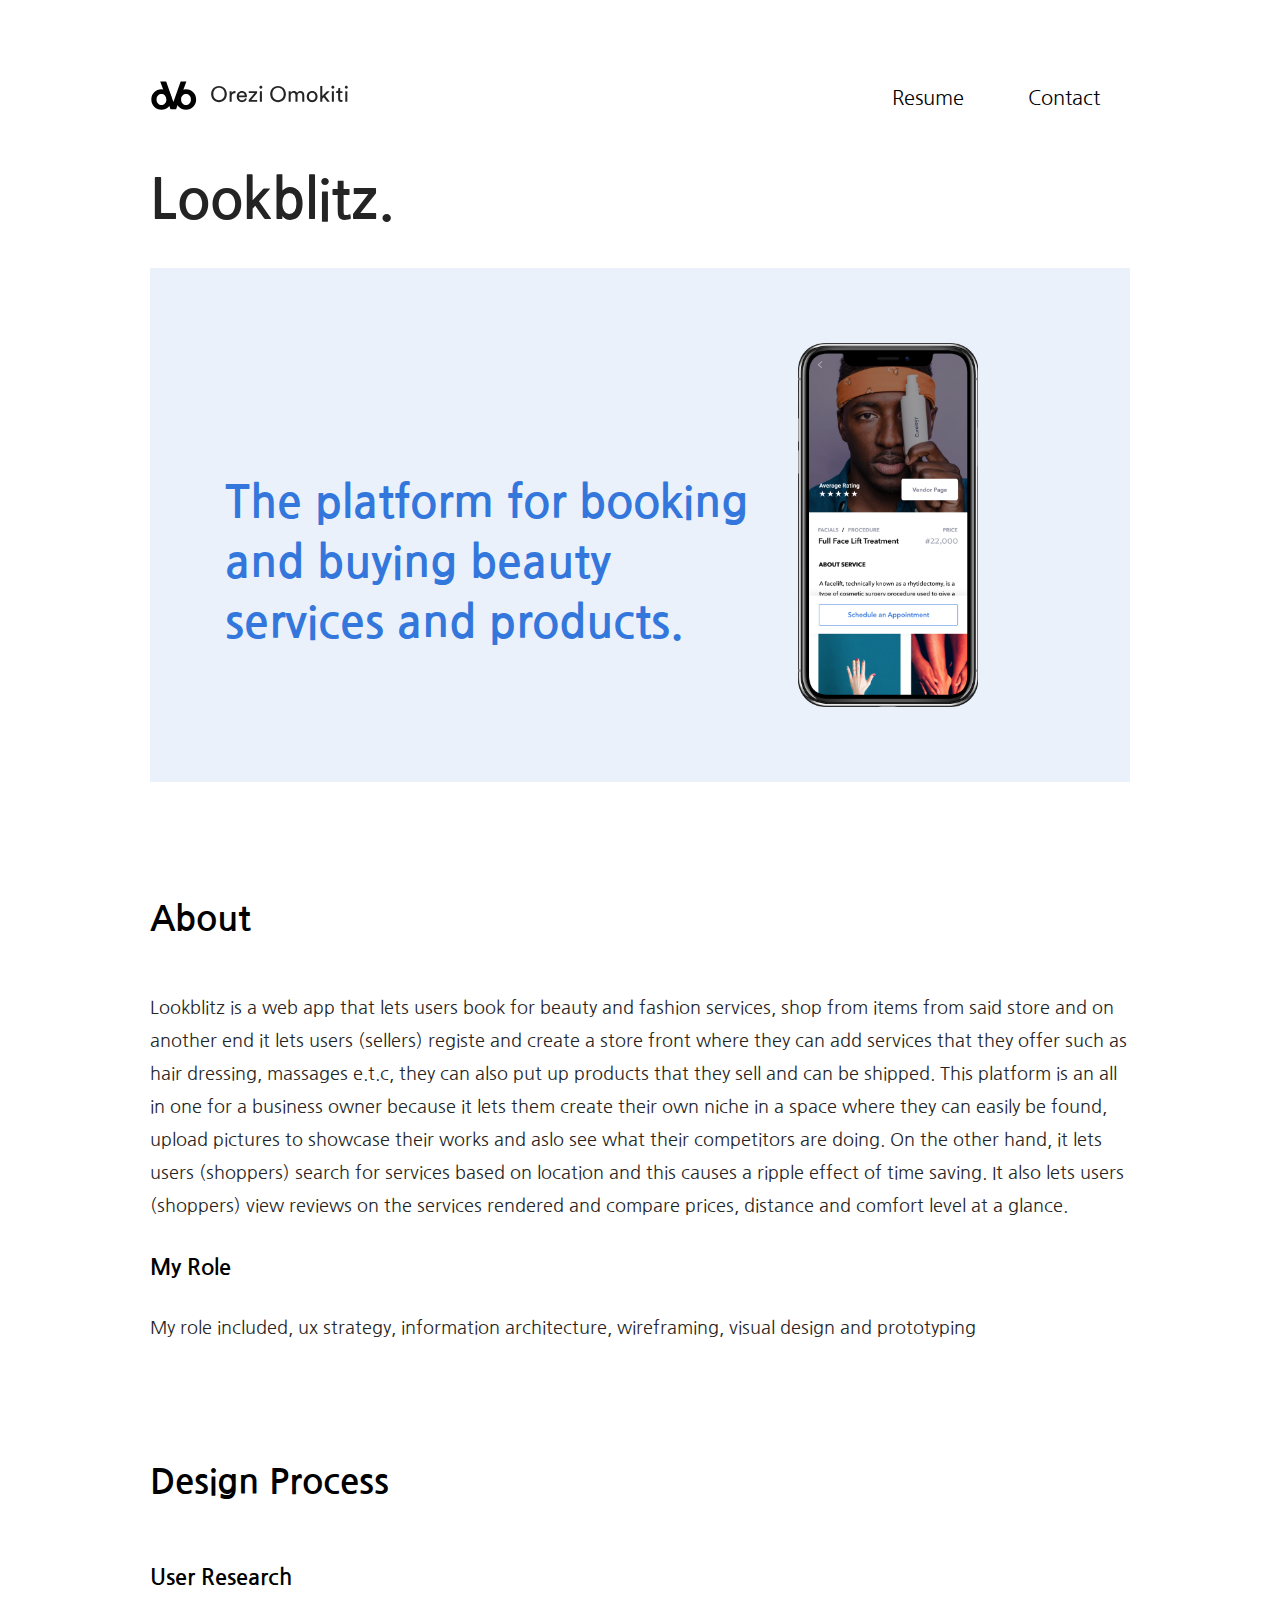
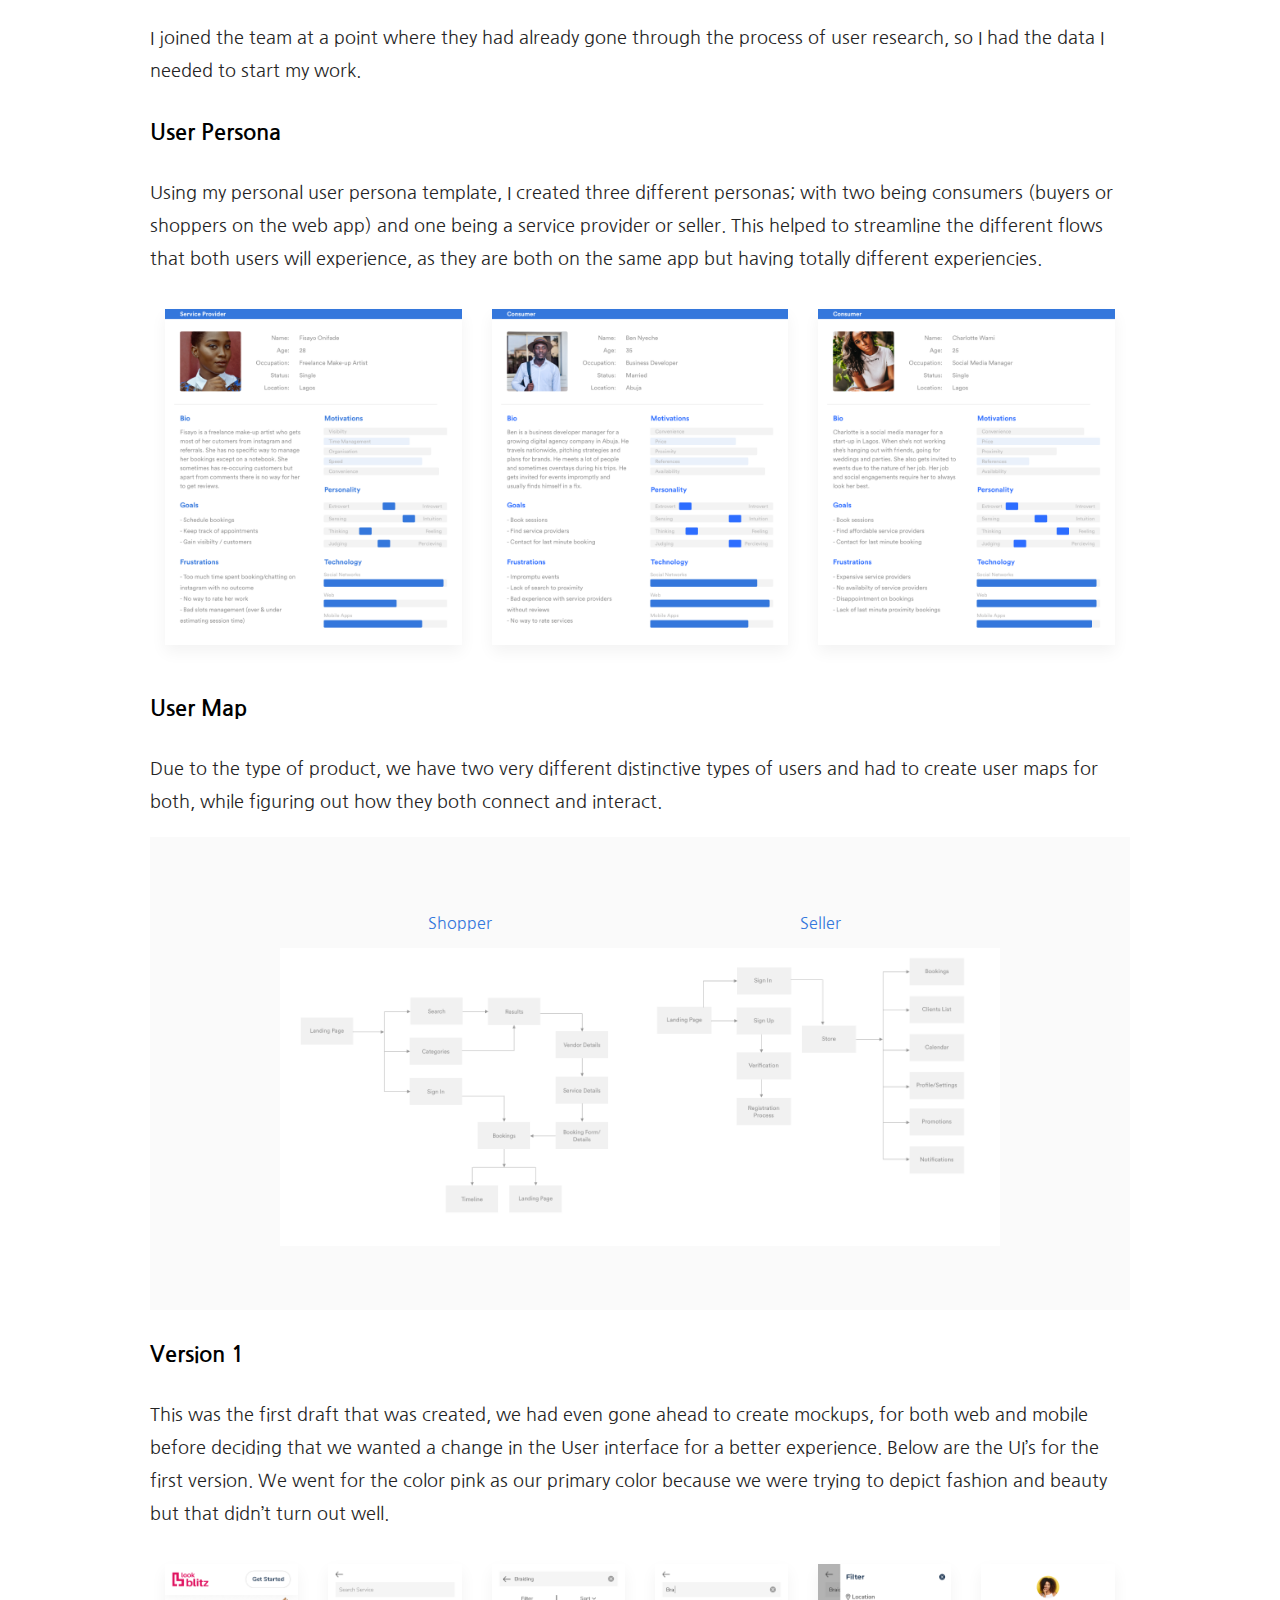
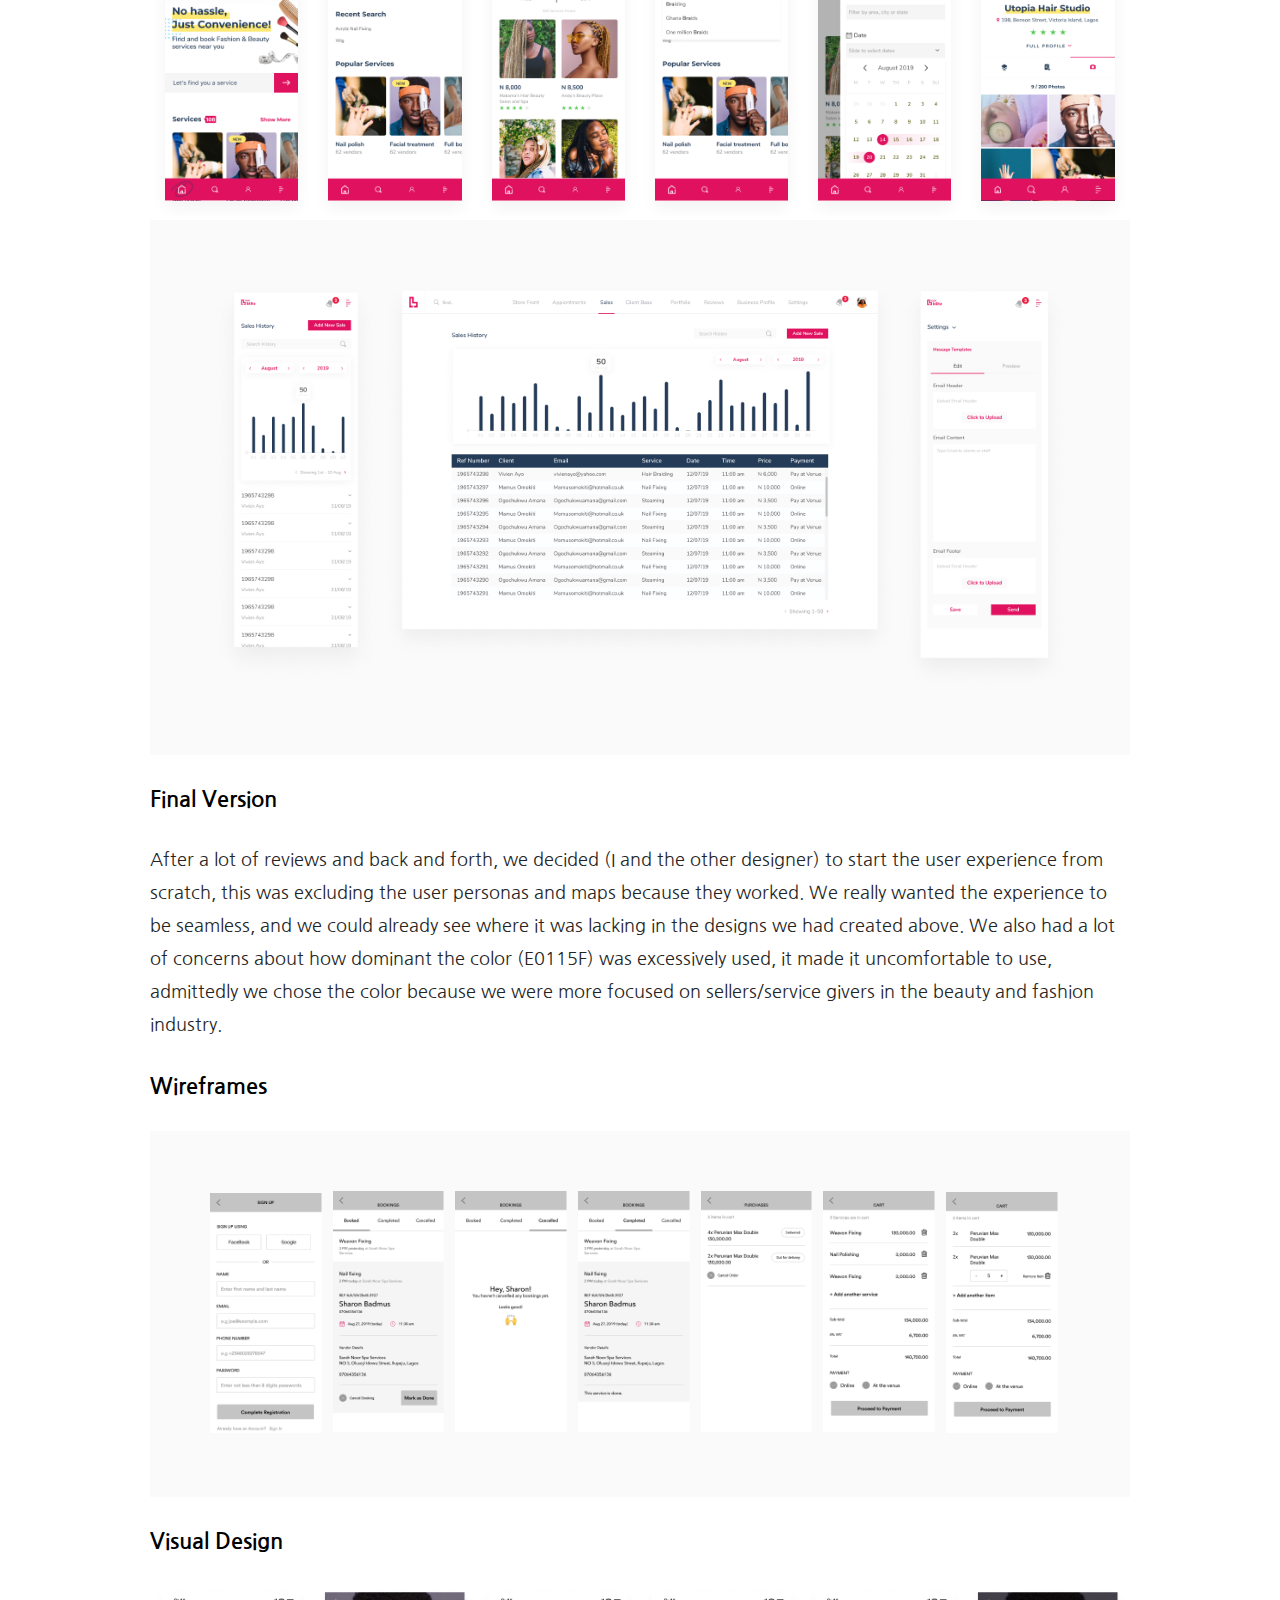
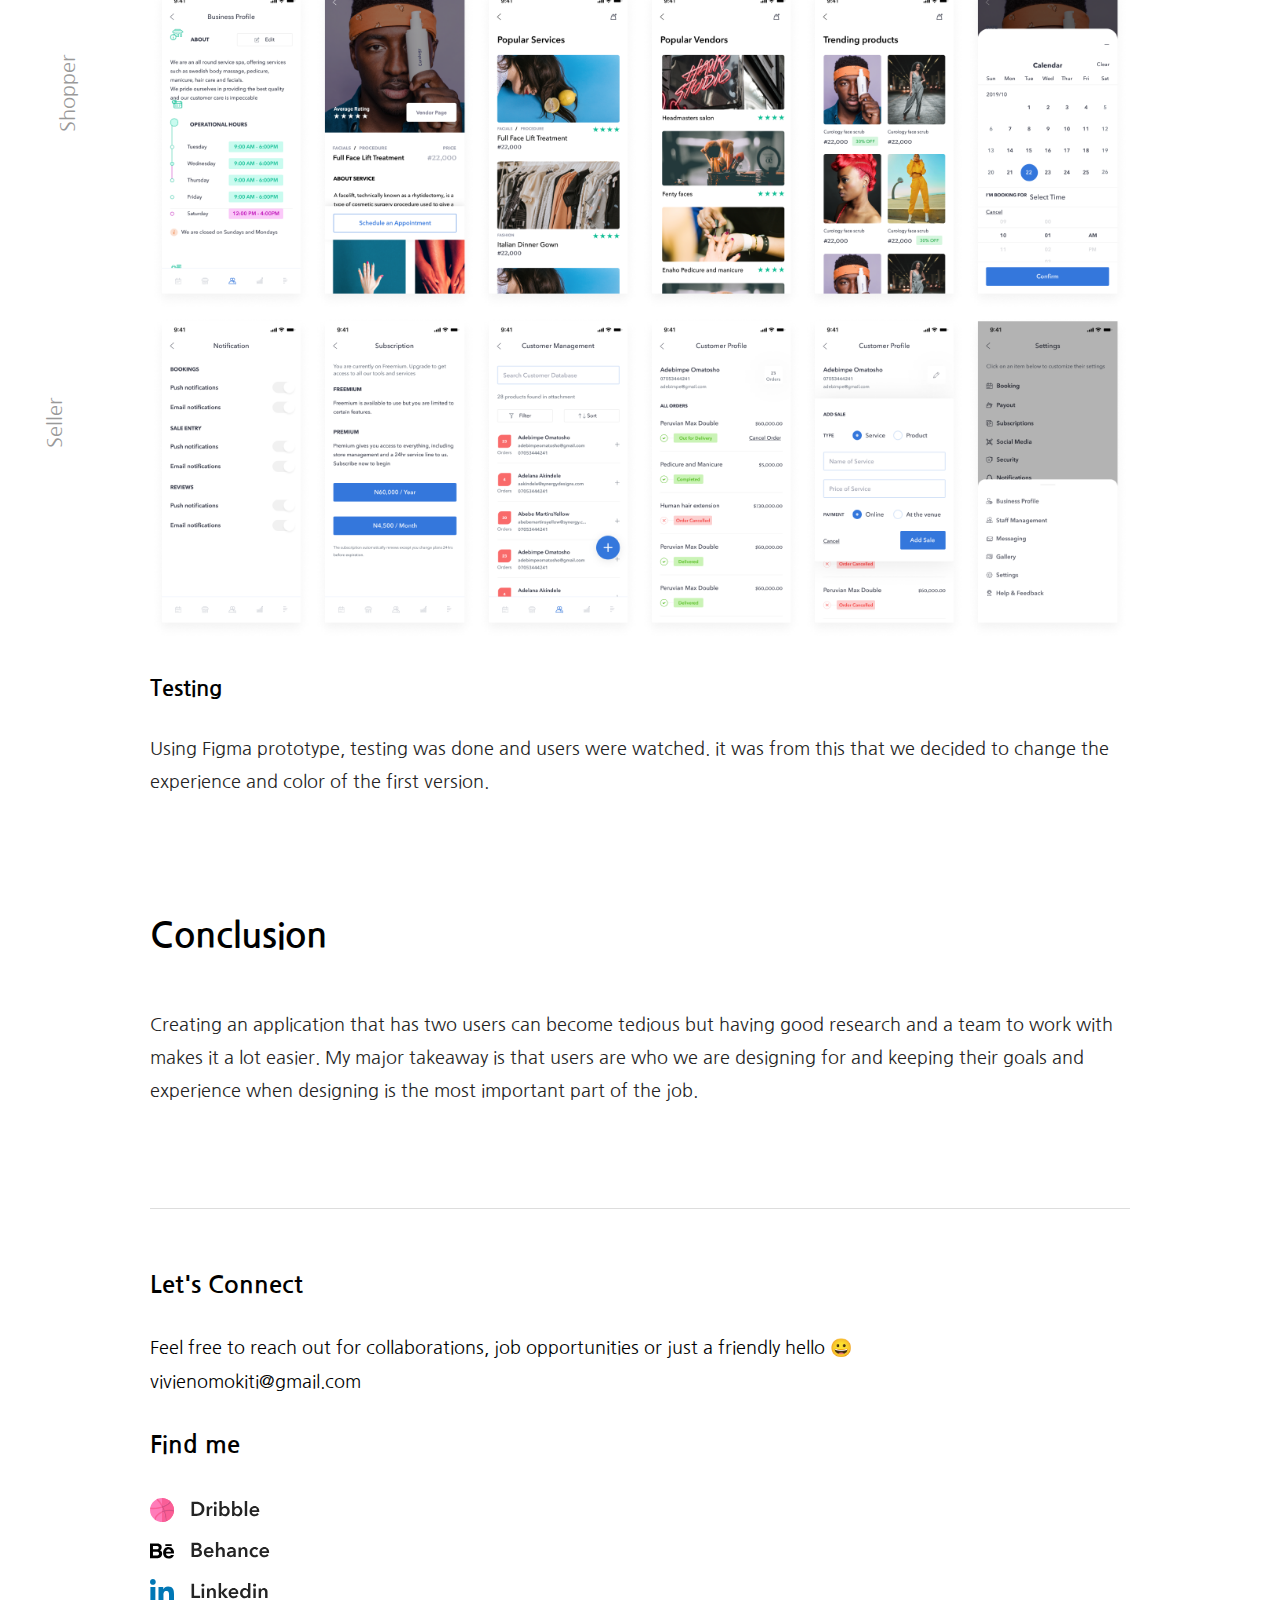
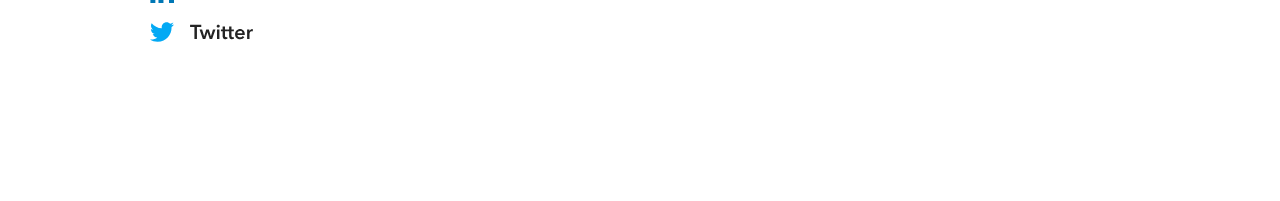
<file: lookblitz.html>
<!DOCTYPE html>
<html lang="en">
  <head>
    <meta charset="UTF-8" />
    <meta name="viewport" content="width=device-width, initial-scale=1.0" />
    <meta http-equiv="X-UA-Compatible" content="ie=edge" />
    <link rel="stylesheet" href="./css/project.css" />
    <link rel="stylesheet" href="./css/grid.css" />
    <link
      href="https://fonts.googleapis.com/css?family=Nanum+Gothic&display=swap"
      rel="stylesheet"
    />
    <link
      href="https://fonts.googleapis.com/css?family=Nanum+Gothic:700&display=swap"
      rel="stylesheet"
    />
    <link href="https://unpkg.com/aos@2.3.1/dist/aos.css" rel="stylesheet" />
    <script src="https://unpkg.com/aos@2.3.1/dist/aos.js"></script>
    <title>Orezi</title>
  </head>
  <body>
    <div class="container">
      <header>
        <div class="nav">
          <a href="./index.html">
            <img src="./images/logo.svg" alt="" class="logo" />
          </a>

          <ul>
            <li>Resume</li>
            <li>Contact</li>
          </ul>
        </div>
        <p class="name">
          Lookblitz.
        </p>

        <div class="row blue_bg">
          <div class="col-8">
            <p>
              The platform for booking and buying beauty services and products.
            </p>
          </div>
          <div class="col-4">
            <img
              src="./images/work1.png"
              data-aos="fade-left"
              data-aos-duration="1500"
              alt=""
            />
          </div>
        </div>
      </header>
      <section class="about">
        <p class="section_heading">
          About
        </p>
        <p class="sect_text">
          Lookblitz is a web app that lets users book for beauty and fashion
          services, shop from items from said store and on another end it lets
          users (sellers) registe and create a store front where they can add
          services that they offer such as hair dressing, massages e.t.c, they
          can also put up products that they sell and can be shipped. This
          platform is an all in one for a business owner because it lets them
          create their own niche in a space where they can easily be found,
          upload pictures to showcase their works and aslo see what their
          competitors are doing. On the other hand, it lets users (shoppers)
          search for services based on location and this causes a ripple effect
          of time saving. It also lets users (shoppers) view reviews on the
          services rendered and compare prices, distance and comfort level at a
          glance.
        </p>
        <p class="sub_heading">
          My Role
        </p>
        <p class="sect_text">
          My role included, ux strategy, information architecture, wireframing,
          visual design and prototyping
        </p>
      </section>

      <section class="design_process">
        <p class="section_heading">
          Design Process
        </p>
        <p class="sub_heading">
          User Research
        </p>
        <p class="sect_text">
          I joined the team at a point where they had already gone through the
          process of user research, so I had the data I needed to start my work.
        </p>
        <p class="sub_heading">
          User Persona
        </p>
        <p class="sect_text">
          Using my personal user persona template, I created three different
          personas; with two being consumers (buyers or shoppers on the web app)
          and one being a service provider or seller. This helped to streamline
          the different flows that both users will experience, as they are both
          on the same app but having totally different experiencies.
        </p>

        <div class="images">
          <div class="row p0">
            <div class="col-4">
              <img src="./images/a1.png" alt="" />
            </div>
            <div class="col-4">
              <img src="./images/a2.png" alt="" />
            </div>
            <div class="col-4">
              <img src="./images/a3.png" alt="" />
            </div>
          </div>
        </div>

        <p class="sub_heading">
          User Map
        </p>
        <p class="sect_text">
          Due to the type of product, we have two very different distinctive
          types of users and had to create user maps for both, while figuring
          out how they both connect and interact.
        </p>

        <div class="grey_bg images no_shadow">
          <div class="row p0">
            <div class="col-6">
              <p class="journey_type">
                Shopper
              </p>
              <img src="./images/User Journey.png" alt="" />
            </div>
            <div class="col-6">
              <p class="journey_type">
                Seller
              </p>
              <img src="./images/Vendor Journey Map.png" alt="" />
            </div>
          </div>
        </div>

        <p class="sub_heading">
          Version 1
        </p>
        <p class="sect_text">
          This was the first draft that was created, we had even gone ahead to
          create mockups, for both web and mobile before deciding that we wanted
          a change in the User interface for a better experience. Below are the
          UI’s for the first version. We went for the color pink as our primary
          color because we were trying to depict fashion and beauty but that
          didn’t turn out well.
        </p>

        <div class="row images">
          <div class="col-2">
            <img src="./images/red1.png" alt="" />
          </div>
          <div class="col-2">
            <img src="./images/red2.png" alt="" />
          </div>
          <div class="col-2">
            <img src="./images/red3.png" alt="" />
          </div>
          <div class="col-2">
            <img src="./images/red4.png" alt="" />
          </div>
          <div class="col-2">
            <img src="./images/red5.png" alt="" />
          </div>
          <div class="col-2">
            <img src="./images/red6.png" alt="" />
          </div>
        </div>

        <div class="row images grey_bg_">
          <div class="col-5-1 p0">
            <img src="./images/sp1.png" alt="" />
          </div>
          <div class="col-5-3 p0">
            <img src="./images/sp2.png" alt="" />
          </div>
          <div class="col-5-1 p0">
            <img src="./images/sp3.png" alt="" />
          </div>
        </div>

        <p class="sub_heading">
          Final Version
        </p>
        <p class="sect_text">
          After a lot of reviews and back and forth, we decided (I and the other
          designer) to start the user experience from scratch, this was
          excluding the user personas and maps because they worked. We really
          wanted the experience to be seamless, and we could already see where
          it was lacking in the designs we had created above. We also had a lot
          of concerns about how dominant the color (E0115F) was excessively
          used, it made it uncomfortable to use, admittedly we chose the color
          because we were more focused on sellers/service givers in the beauty
          and fashion industry.
        </p>

        <p class="sub_heading">
          Wireframes
        </p>
        <div class="row_ images grey_bg_">
          <img src="./images/wf0.png" alt="" />
          <img src="./images/wf1.png" alt="" />
          <img src="./images/wf2.png" alt="" />
          <img src="./images/wf3.png" alt="" />
          <img src="./images/wf4.png" alt="" />
          <img src="./images/wf5.png" alt="" />
          <img src="./images/wf6.png" alt="" />
        </div>

        <p class="sub_heading">
          Visual Design
        </p>
        <div class="row p0 images no_shadow">
          <div class="col-12">
            <p class="sect_title">
              Shopper
            </p>
          </div>
          <div class="col-2">
            <img src="./images/vd1.png" alt="" />
          </div>
          <div class="col-2">
            <img src="./images/vd2.png" alt="" />
          </div>
          <div class="col-2">
            <img src="./images/vd3.png" alt="" />
          </div>
          <div class="col-2">
            <img src="./images/vd4.png" alt="" />
          </div>
          <div class="col-2">
            <img src="./images/vd5.png" alt="" />
          </div>
          <div class="col-2">
            <img src="./images/vd6.png" alt="" />
          </div>
        </div>
        <div class="row p0 images no_shadow">
          <div class="col-12">
            <p class="sect_title">
              Seller
            </p>
          </div>
          <div class="col-2">
            <img src="./images/vd21.png" alt="" />
          </div>
          <div class="col-2">
            <img src="./images/vd22.png" alt="" />
          </div>
          <div class="col-2">
            <img src="./images/vd23.png" alt="" />
          </div>
          <div class="col-2">
            <img src="./images/vd24.png" alt="" />
          </div>
          <div class="col-2">
            <img src="./images/vd25.png" alt="" />
          </div>
          <div class="col-2">
            <img src="./images/vd26.png" alt="" />
          </div>
        </div>

        <p class="sub_heading">
          Testing
        </p>
        <p class="sect_text">
          Using Figma prototype, testing was done and users were watched. it was
          from this that we decided to change the experience and color of the
          first version.
        </p>
      </section>

      <section>
        <p class="section_heading">
          Conclusion
        </p>
        <p class="sect_text">
          Creating an application that has two users can become tedious but
          having good research and a team to work with makes it a lot easier. My
          major takeaway is that users are who we are designing for and keeping
          their goals and experience when designing is the most important part
          of the job.
        </p>
      </section>
      <footer>
        <p class="footer_header">
          Let's Connect
        </p>
        <p class="footer_text">
          Feel free to reach out for collaborations, job opportunities or just a
          friendly hello 😀 vivienomokiti@gmail.com
        </p>
        <p class="footer_header">
          Find me
        </p>
        <ul>
          <li>
            <img src="./images/dribbble.svg" alt="" />
          </li>
          <li>
            <img src="./images/behance.svg" alt="" />
          </li>
          <li>
            <img src="./images/linkedin.svg" alt="" />
          </li>
          <li>
            <img src="./images/twitter.svg" alt="" />
          </li>
        </ul>
      </footer>
    </div>
    <script>
      AOS.init()
    </script>
  </body>
</html>
</file>
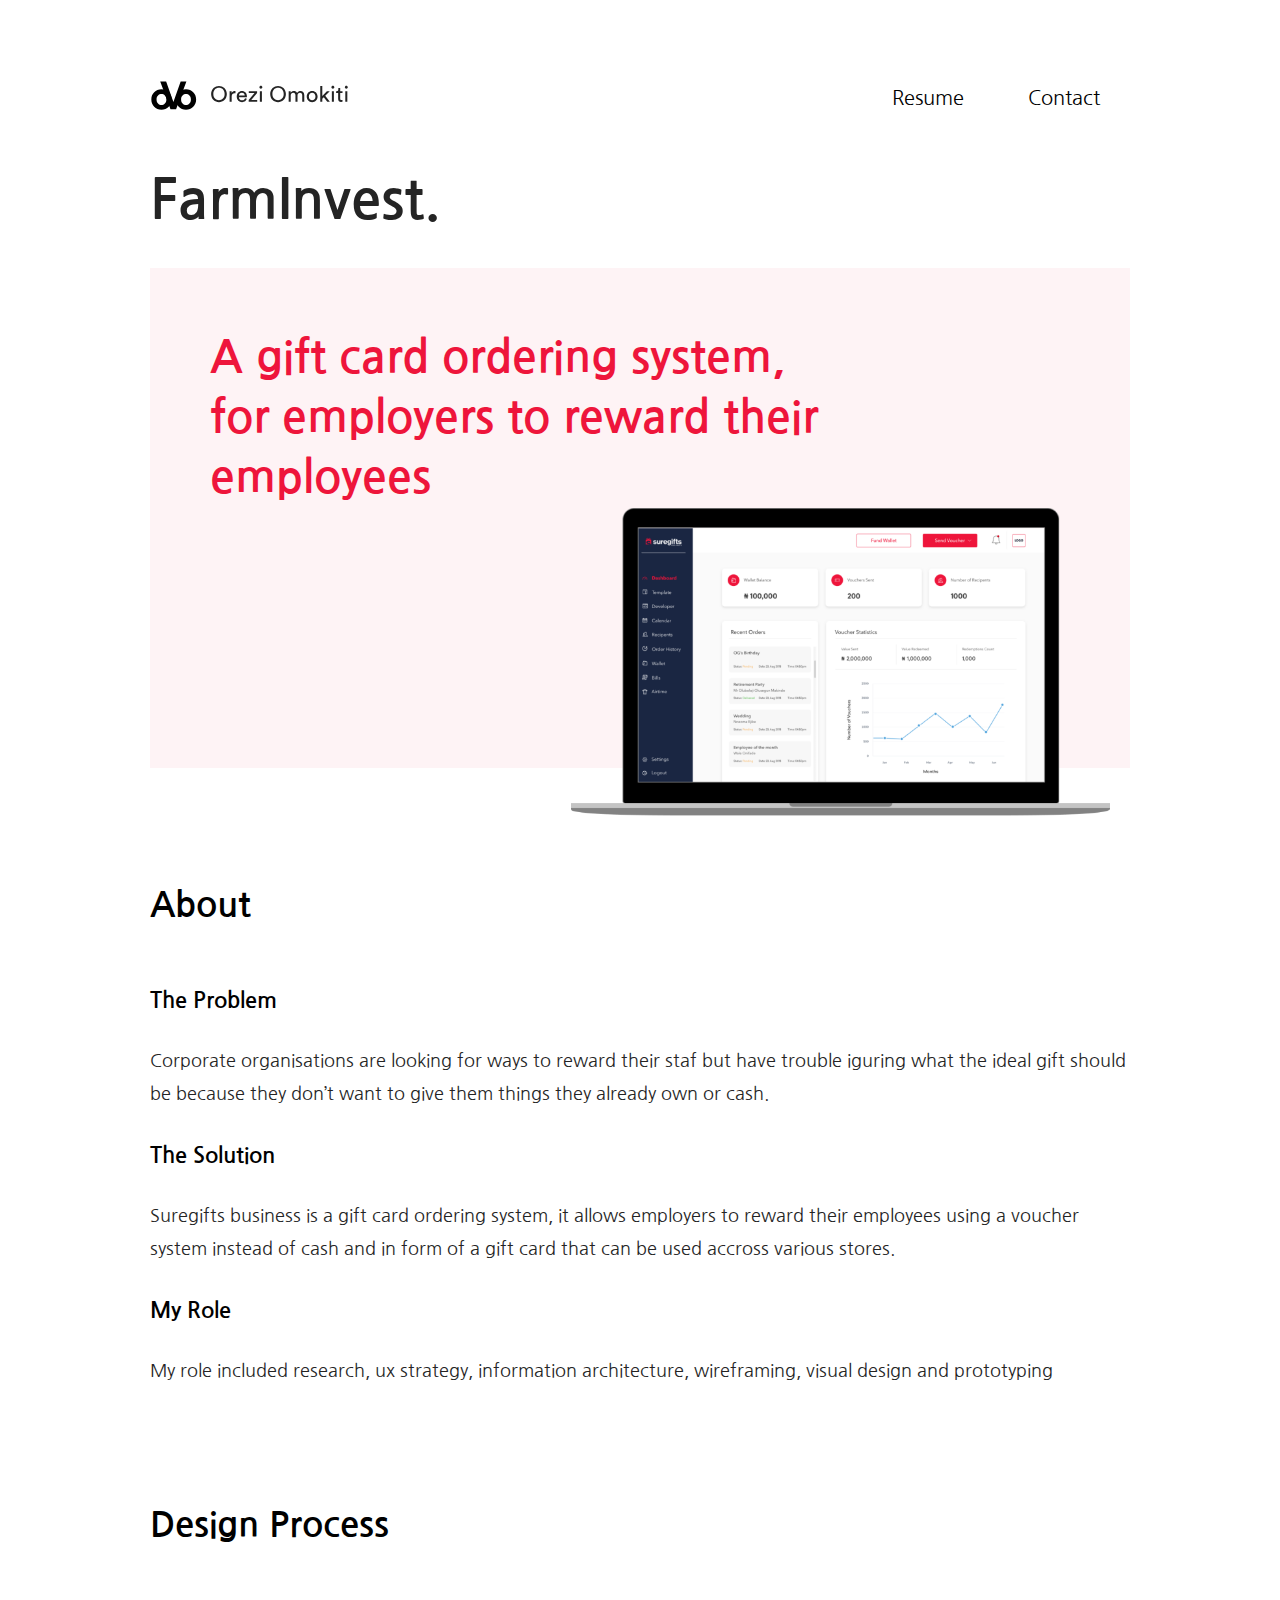
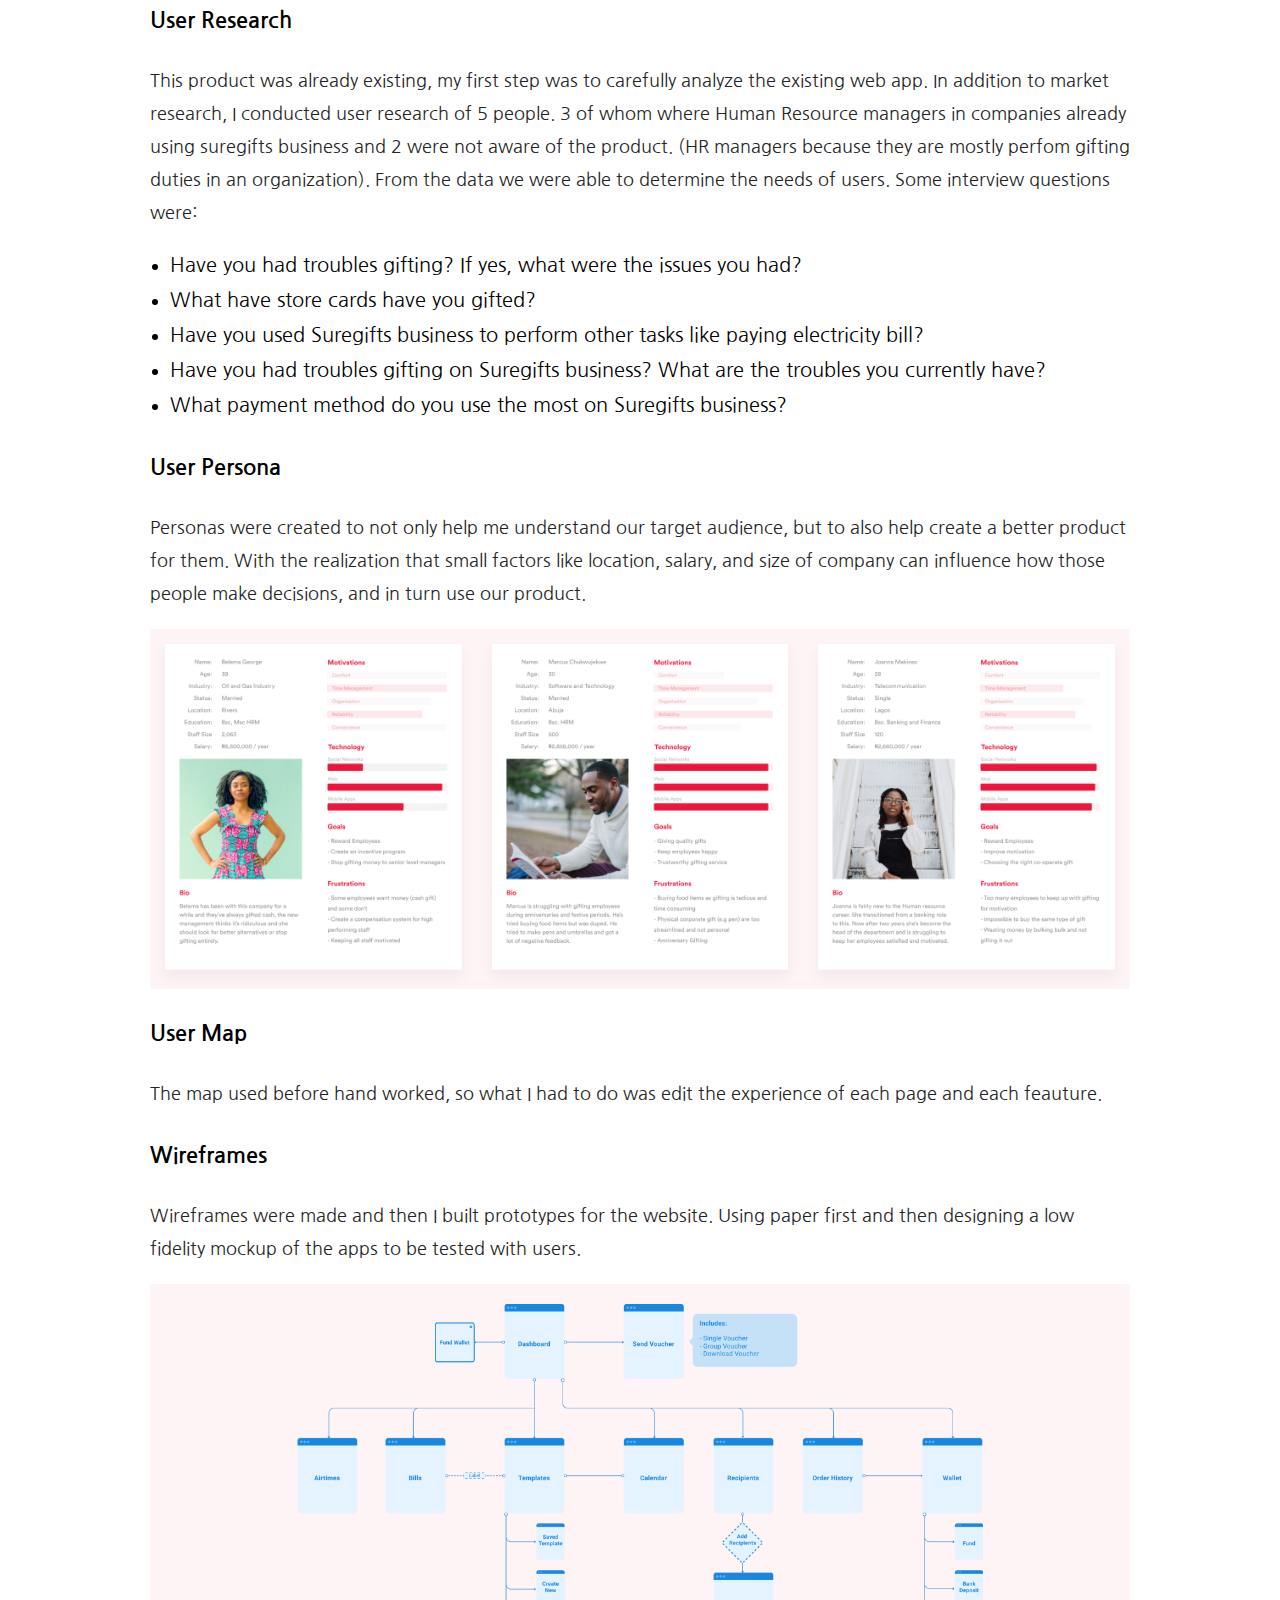
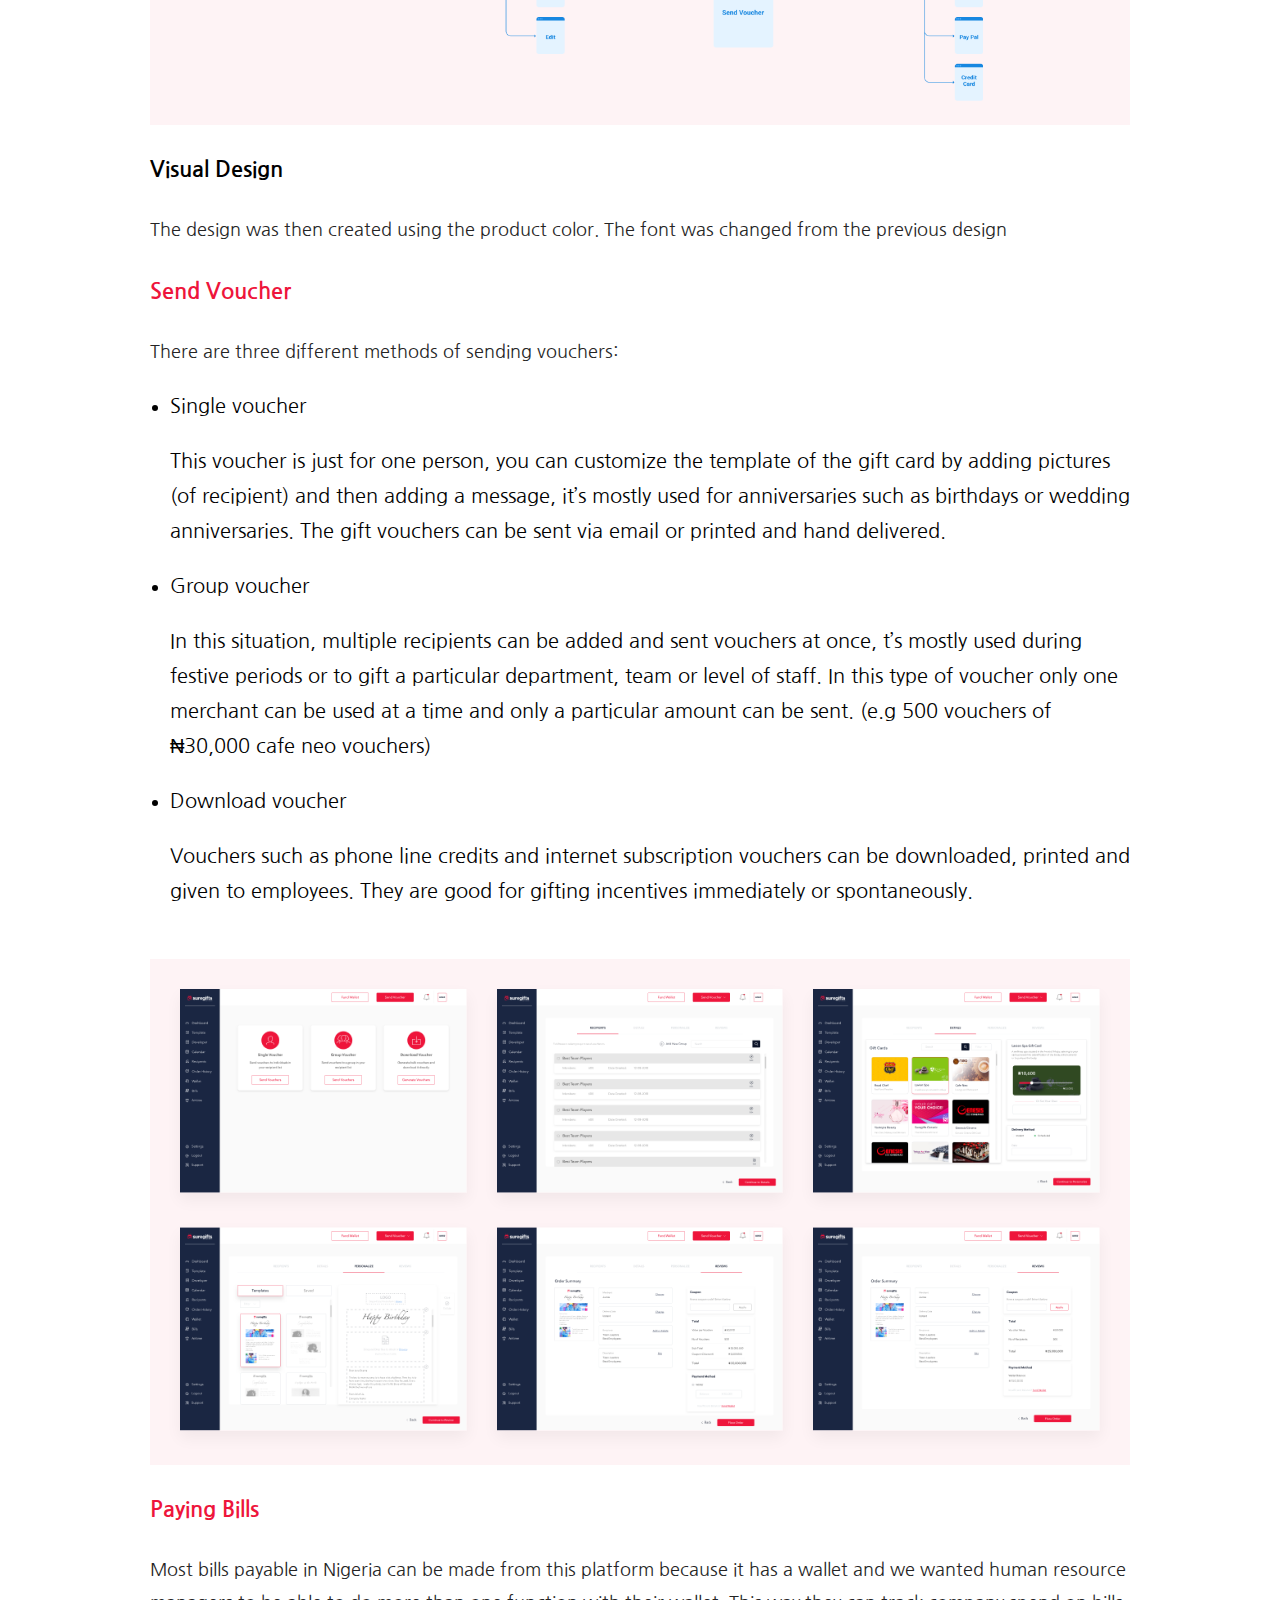
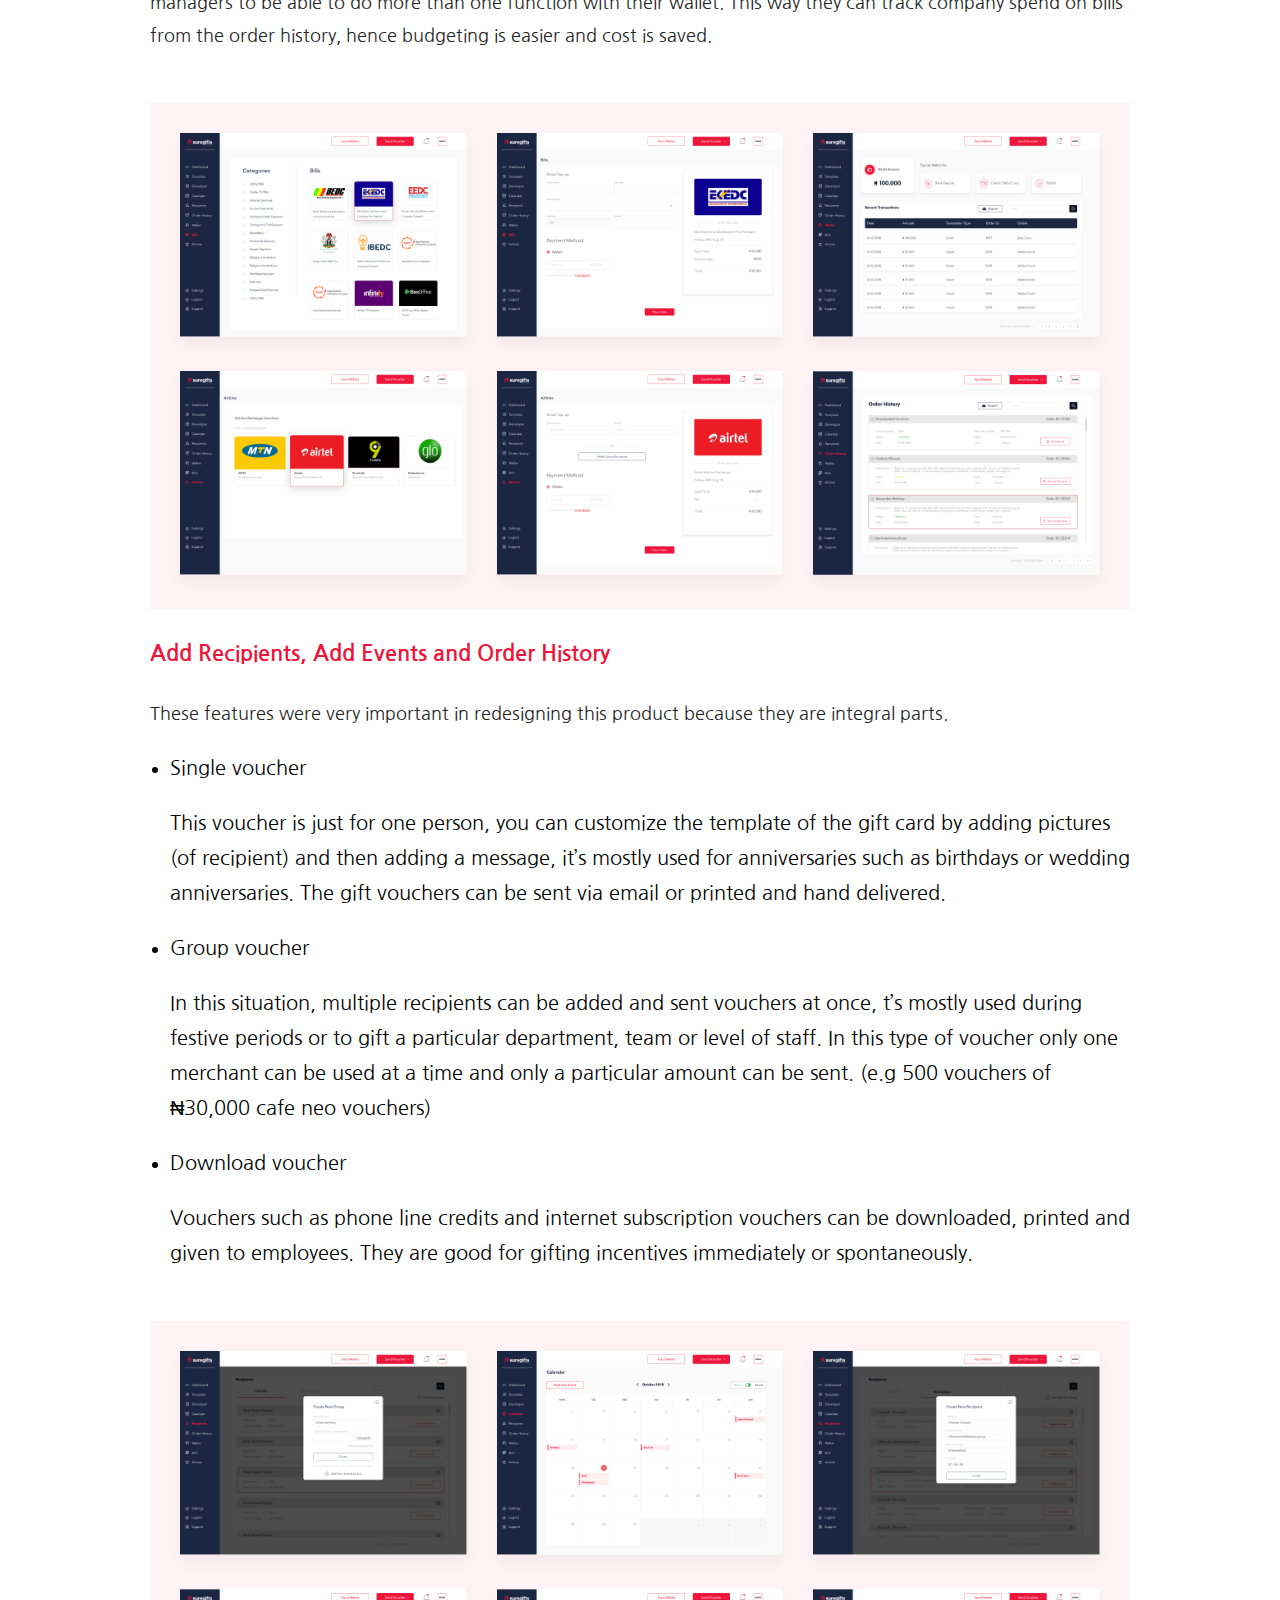
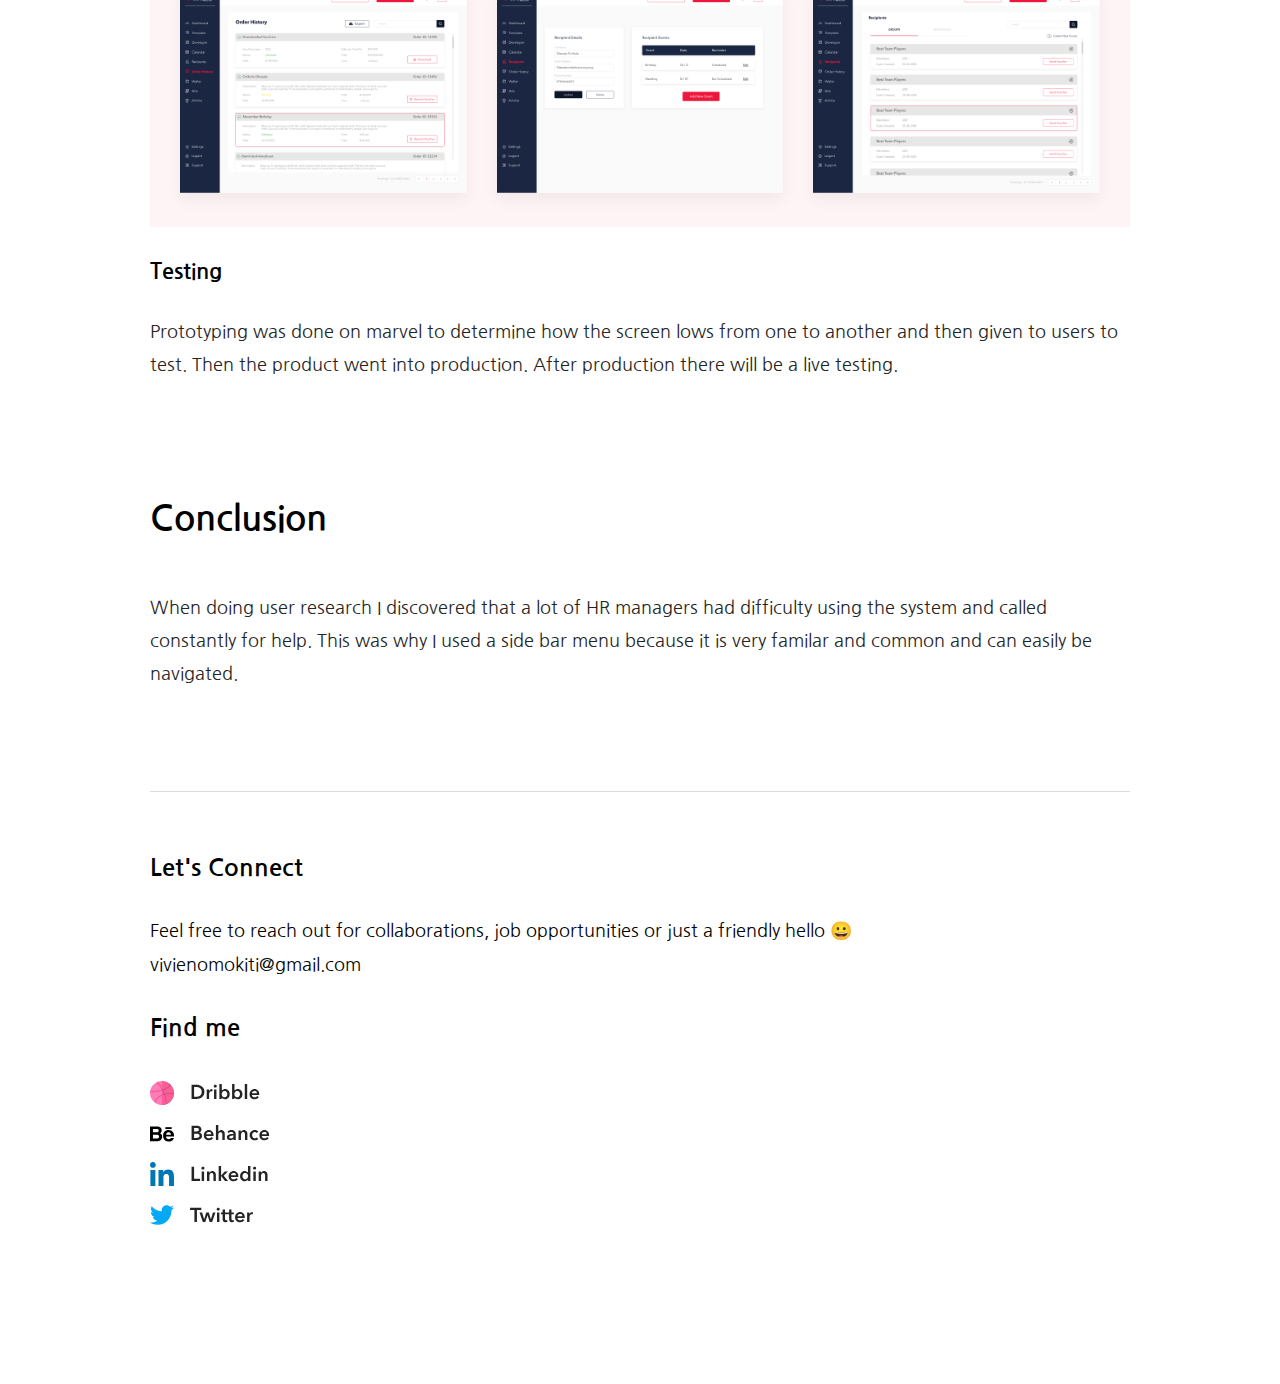
<file: suregifts.html>
<!DOCTYPE html>
<html lang="en">
  <head>
    <meta charset="UTF-8" />
    <meta name="viewport" content="width=device-width, initial-scale=1.0" />
    <meta http-equiv="X-UA-Compatible" content="ie=edge" />
    <link rel="stylesheet" href="./css/project.css" />
    <link rel="stylesheet" href="./css/grid.css" />
    <link
      href="https://fonts.googleapis.com/css?family=Nanum+Gothic&display=swap"
      rel="stylesheet"
    />
    <link
      href="https://fonts.googleapis.com/css?family=Nanum+Gothic:700&display=swap"
      rel="stylesheet"
    />
    <link href="https://unpkg.com/aos@2.3.1/dist/aos.css" rel="stylesheet" />
    <script src="https://unpkg.com/aos@2.3.1/dist/aos.js"></script>
    <title>Orezi</title>
  </head>
  <body>
    <div class="container">
      <header>
        <div class="nav">
          <a href="./index.html">
            <img src="./images/logo.svg" alt="" class="logo" />
          </a>

          <ul>
            <li>Resume</li>
            <li>Contact</li>
          </ul>
        </div>
        <p class="name">
          FarmInvest.
        </p>

        <div class="row red_bg">
          <p class="red-text">
            A gift card ordering system, for employers to reward their employees
          </p>
          <img src="./images/Macbook Pro 1.png" alt="" />
        </div>
      </header>
      <section class="about">
        <p class="section_heading">
          About
        </p>
        <p class="sub_heading">
          The Problem
        </p>
        <p class="sect_text">
          Corporate organisations are looking for ways to reward their staf but
          have trouble iguring what the ideal gift should be because they don’t
          want to give them things they already own or cash.
        </p>
        <p class="sub_heading">
          The Solution
        </p>
        <p class="sect_text">
          Suregifts business is a gift card ordering system, it allows employers
          to reward their employees using a voucher system instead of cash and
          in form of a gift card that can be used accross various stores.
        </p>
        <p class="sub_heading">
          My Role
        </p>
        <p class="sect_text">
          My role included research, ux strategy, information architecture,
          wireframing, visual design and prototyping
        </p>
      </section>

      <section class="design_process">
        <p class="section_heading">
          Design Process
        </p>
        <p class="sub_heading">
          User Research
        </p>
        <p class="sect_text">
          This product was already existing, my first step was to carefully
          analyze the existing web app. In addition to market research, I
          conducted user research of 5 people. 3 of whom where Human Resource
          managers in companies already using suregifts business and 2 were not
          aware of the product. (HR managers because they are mostly perfom
          gifting duties in an organization). From the data we were able to
          determine the needs of users. Some interview questions were:
        </p>

        <ul class="mylist">
          <li>
            Have you had troubles gifting? If yes, what were the issues you had?
          </li>
          <li>What have store cards have you gifted?</li>
          <li>
            Have you used Suregifts business to perform other tasks like paying
            electricity bill?
          </li>
          <li>
            Have you had troubles gifting on Suregifts business? What are the
            troubles you currently have?
          </li>
          <li>
            What payment method do you use the most on Suregifts business?
          </li>
        </ul>

        <p class="sub_heading">
          User Persona
        </p>
        <p class="sect_text">
          Personas were created to not only help me understand our target
          audience, but to also help create a better product for them. With the
          realization that small factors like location, salary, and size of
          company can influence how those people make decisions, and in turn use
          our product.
        </p>

        <div class="images red_bg">
          <div class="row p0">
            <div class="col-4">
              <img src="./images/A4-1.png" alt="" />
            </div>
            <div class="col-4">
              <img src="./images/A4-2.png" alt="" />
            </div>
            <div class="col-4">
              <img src="./images/A4 (2).png" alt="" />
            </div>
          </div>
        </div>

        <p class="sub_heading">
          User Map
        </p>
        <p class="sect_text">
          The map used before hand worked, so what I had to do was edit the
          experience of each page and each feauture.
        </p>

        <p class="sub_heading">
          Wireframes
        </p>
        <p class="sect_text">
          Wireframes were made and then I built prototypes for the website.
          Using paper first and then designing a low fidelity mockup of the apps
          to be tested with users.
        </p>

        <div class="red_bg images no_shadow">
          <div class="row p0">
            <div class="col-12 center">
              <img
                src="./images/Group 1 8.png"
                alt=""
                style="width: 70%; margin: 20px"
              />
            </div>
          </div>
        </div>

        <p class="sub_heading">
          Visual Design
        </p>
        <p class="sect_text">
          The design was then created using the product color. The font was
          changed from the previous design
        </p>

        <p class="sub_heading red-text">
          Send Voucher
        </p>
        <p class="sect_text">
          There are three different methods of sending vouchers:
        </p>

        <ul class="mylist">
          <li>
            <p>
              Single voucher
            </p>
            This voucher is just for one person, you can customize the template
            of the gift card by adding pictures (of recipient) and then adding a
            message, it’s mostly used for anniversaries such as birthdays or
            wedding anniversaries. The gift vouchers can be sent via email or
            printed and hand delivered.
          </li>
          <li>
            <p>
              Group voucher
            </p>
            In this situation, multiple recipients can be added and sent
            vouchers at once, t’s mostly used during festive periods or to gift
            a particular department, team or level of staff. In this type of
            voucher only one merchant can be used at a time and only a
            particular amount can be sent. (e.g 500 vouchers of ₦30,000 cafe neo
            vouchers)
          </li>
          <li>
            <p>
              Download voucher
            </p>
            Vouchers such as phone line credits and internet subscription
            vouchers can be downloaded, printed and given to employees. They are
            good for gifting incentives immediately or spontaneously.
          </li>
        </ul>

        <div class="images ">
          <div class="row mt50">
            <div class="col-12 red_bg">
              <div class="row p0">
                <div class="col-4">
                  <img src="./images/Send Page.png" alt="" />
                </div>
                <div class="col-4">
                  <img src="./images/Send Voucher 1.png" alt="" />
                </div>
                <div class="col-4">
                  <img src="./images/Send Voucher 2.png" alt="" />
                </div>
                <div class="col-4">
                  <img src="./images/Send Voucher 3.png" alt="" />
                </div>
                <div class="col-4">
                  <img src="./images/Send Voucher 4 Copy.png" alt="" />
                </div>
                <div class="col-4">
                  <img src="./images/Send Voucher 4.png" alt="" />
                </div>
              </div>
            </div>
          </div>
        </div>

        <p class="sub_heading red-text">
          Paying Bills
        </p>
        <p class="sect_text">
          Most bills payable in Nigeria can be made from this platform because
          it has a wallet and we wanted human resource managers to be able to do
          more than one function with their wallet. This way they can track
          company spend on bills from the order history, hence budgeting is
          easier and cost is saved.
        </p>

        <div class="images ">
          <div class="row mt50">
            <div class="col-12 red_bg">
              <div class="row p0">
                <div class="col-4">
                  <img src="./images/Bills 1.png" alt="" />
                </div>
                <div class="col-4">
                  <img src="./images/Bills 2.png" alt="" />
                </div>
                <div class="col-4">
                  <img src="./images/Wallet 1.png" alt="" />
                </div>
                <div class="col-4">
                  <img src="./images/Airtime 3.png" alt="" />
                </div>
                <div class="col-4">
                  <img src="./images/Airtime 4.png" alt="" />
                </div>
                <div class="col-4">
                  <img src="./images/Order History Copy.png" alt="" />
                </div>
              </div>
            </div>
          </div>
        </div>

        <p class="sub_heading red-text">
          Add Recipients, Add Events and Order History
        </p>
        <p class="sect_text">
          These features were very important in redesigning this product because
          they are integral parts.
        </p>

        <ul class="mylist">
          <li>
            <p>
              Single voucher
            </p>
            This voucher is just for one person, you can customize the template
            of the gift card by adding pictures (of recipient) and then adding a
            message, it’s mostly used for anniversaries such as birthdays or
            wedding anniversaries. The gift vouchers can be sent via email or
            printed and hand delivered.
          </li>
          <li>
            <p>
              Group voucher
            </p>
            In this situation, multiple recipients can be added and sent
            vouchers at once, t’s mostly used during festive periods or to gift
            a particular department, team or level of staff. In this type of
            voucher only one merchant can be used at a time and only a
            particular amount can be sent. (e.g 500 vouchers of ₦30,000 cafe neo
            vouchers)
          </li>
          <li>
            <p>
              Download voucher
            </p>
            Vouchers such as phone line credits and internet subscription
            vouchers can be downloaded, printed and given to employees. They are
            good for gifting incentives immediately or spontaneously.
          </li>
        </ul>

        <div class="images ">
          <div class="row mt50">
            <div class="col-12 red_bg">
              <div class="row p0">
                <div class="col-4">
                  <img src="./images/Add New Group.png" alt="" />
                </div>
                <div class="col-4">
                  <img src="./images/Calendar.png" alt="" />
                </div>
                <div class="col-4">
                  <img src="./images/Create Recipient.png" alt="" />
                </div>
                <div class="col-4">
                  <img src="./images/Order History Copy.png" alt="" />
                </div>
                <div class="col-4">
                  <img src="./images/Recipients detail.png" alt="" />
                </div>
                <div class="col-4">
                  <img src="./images/Recipients Groups.png" alt="" />
                </div>
              </div>
            </div>
          </div>
        </div>

        <p class="sub_heading">
          Testing
        </p>
        <p class="sect_text">
          Prototyping was done on marvel to determine how the screen lows from
          one to another and then given to users to test. Then the product went
          into production. After production there will be a live testing.
        </p>
      </section>

      <section>
        <p class="section_heading">
          Conclusion
        </p>
        <p class="sect_text">
          When doing user research I discovered that a lot of HR managers had
          difficulty using the system and called constantly for help. This was
          why I used a side bar menu because it is very familar and common and
          can easily be navigated.
        </p>
      </section>
      <footer>
        <p class="footer_header">
          Let's Connect
        </p>
        <p class="footer_text">
          Feel free to reach out for collaborations, job opportunities or just a
          friendly hello 😀 vivienomokiti@gmail.com
        </p>
        <p class="footer_header">
          Find me
        </p>
        <ul>
          <li>
            <img src="./images/dribbble.svg" alt="" />
          </li>
          <li>
            <img src="./images/behance.svg" alt="" />
          </li>
          <li>
            <img src="./images/linkedin.svg" alt="" />
          </li>
          <li>
            <img src="./images/twitter.svg" alt="" />
          </li>
        </ul>
      </footer>
    </div>
    <script>
      AOS.init()
    </script>
  </body>
</html>
</file>
<file: css/style.css>
body {
  margin: 0;
  font-family: 'Nanum Gothic', sans-serif;
}
.container {
  width: 100%;
  min-height: 100vh;
  background-color: #fff;
}
header {
  width: 100%;
  background-image: url('../images/header.png');
  background-size: 90%;
  background-attachment: fixed;
  background-position: center;
  background-position-y: 0px;
  background-repeat: no-repeat;
  background-color: #fafafc;
  height: 100vh;
}
.nav {
  width: 100%;
  height: 300px;
  background-color: transparent;
  padding: 40px 120px;
}
.nav .logo {
  width: 200px;
}
.nav ul {
  padding: 0;
  float: right;
}
.nav ul li {
  display: inline-block;
  list-style-type: none;
  margin: 0 30px;
  font-size: 20px;
}

.header-text {
  font-size: 55px;
  font-weight: 600;
  line-height: 75px;
  margin-top: 140px;
  padding: 5px 150px;
}

.header-text span {
  display: block;
}
section {
  padding: 0px 150px;
  margin-top: 100px;
}
.section_header {
  font-weight: 600;
  font-size: 24px;
  line-height: 33px;
  color: #242424;
}
.section_text {
  font-weight: 100;
  font-size: 18px;
  line-height: 33px;
  color: #242424;
}

.selected_work {
}
.selected_work a {
  text-decoration: none;
}
.selected_work a span {
  color: #505050;
}
.selected_work a {
  text-decoration: none;
  border-bottom: 1px solid #505050;
  /* border: 1px solid #eee; */
  /* cursor: pointer; */
  /* transform: scale(0.95);
  transition: linear all 0.3s; */
}
.selected_work .narrow_img,
.selected_work .wide_img {
  text-align: center;
  padding: 70px 0;
}
.selected_work .narrow_img {
  height: 680px;
}
.selected_work .wide_img {
  height: 420px;
}
.selected_work .blue_bg- {
  background: rgba(52, 119, 220, 0.1);
}
.selected_work .light_bg- {
  background: rgba(52, 84, 209, 0.03);
}
.selected_work .green_bg- {
  background: rgba(72, 139, 73, 0.05);
}
.selected_work .pink_bg- {
  background: rgba(238, 21, 59, 0.05);
}
.selected_work .narrow_img img {
  width: 50%;
}
.selected_work .green_bg- img {
  width: 80%;
  margin-top: -15px;
}
.selected_work .wide_img img {
  width: 80%;
}
.work_details {
  width: 100%;
  margin-bottom: 40px;
  height: 150px;
}
.work_details .name {
  font-weight: 600;
  font-size: 20px;
  line-height: 33px;
  color: #505050;
}
.work_details .desc {
  font-size: 14px;
  line-height: 26px;
  color: #505050;
}

footer {
  margin: 100px 150px;
  padding: 30px 0;
  border-top: 1px solid #dddddd;
}
footer .footer_header {
  font-weight: 600;
  font-size: 24px;
  line-height: 44px;
  color: #000000;
}
footer .footer_text {
  font-size: 18px;
  line-height: 34px;
  width: 75%;
  color: #000000;
}
footer ul {
  padding: 0;
}
footer ul li {
  list-style-type: none;
  padding: 5px 0;
}

@media (max-width: 767px) {
  header {
    background-size: cover;
    background-position: center;
    background-position-y: 0px;
    background-repeat: no-repeat;
    background-color: #fafafc;
    height: 95vh;
    position: relative;
  }
  header .nav {
    height: auto;
    padding: 12px;
  }
  .nav .logo {
    width: 150px;
  }
  .nav ul {
    padding: 0;
    float: right;
    margin: 8px 0;
  }
  .nav ul li {
    display: inline-block;
    list-style-type: none;
    margin: 0 2px;
    font-size: 14px;
  }
  .header-text {
    font-size: 30px;
    font-weight: 600;
    line-height: 38px;
    margin-top: 140px;
    padding: 12px;
    position: absolute;
    bottom: -30px;
  }
  section {
    padding: 0px 10px;
    margin-top: 20px;
  }
  .section_header {
    margin: 10px 0 0 0;
    padding: 0 10px;
  }
  .section_text {
    font-weight: 100;
    font-size: 16px;
    line-height: 28px;
    color: #242424;
    padding: 0 10px;
  }
  .selected_work .narrow_img,
  .selected_work .wide_img {
    height: 370px;
    padding: 20px;
  }
  .selected_work .narrow_img img {
    width: 60%;
  }
  .selected_work .wide_img img {
    width: 100%;
  }
  .selected_work .green_bg- img {
    margin-top: 25px;
  }
  footer {
    margin: 20px;
  }
  footer .footer_text {
    font-size: 16px;
    line-height: 30px;
    width: 100%;
    color: #000000;
  }
}
</file>
<file: css/grid.css>
* {
  box-sizing: border-box;
}
.col-1 {
  width: 8.33%;
}
.col-2 {
  width: 16.66%;
}
.col-3 {
  width: 25%;
}
.col-4 {
  width: 33.33%;
}
.col-5 {
  width: 41.66%;
}
.col-6 {
  width: 50%;
}
.col-7 {
  width: 58.33%;
}
.col-8 {
  width: 66.66%;
}
.col-9 {
  width: 75%;
}
.col-10 {
  width: 83.33%;
}
.col-11 {
  width: 91.66%;
}
.col-12 {
  width: 100%;
}

.col-5-1 {
  width: 20%;
}

.col-5-2 {
  width: 40%;
}
.col-5-3 {
  width: 60%;
}
.col-5-4 {
  width: 80%;
}
.col-5-5 {
  width: 100%;
}

.col-7-1 {
  width: 14.284%;
}
.col-7-2 {
  width: 28.568%;
}
.col-7-3 {
  width: 42.852%;
}
.col-7-4 {
  width: 57.136%;
}
.col-7-5 {
  width: 71.42%;
}
.col-7-6 {
  width: 85.704%;
}
.col-7-7 {
  width: 100%;
}

[class*='col-'] {
  float: left;
  padding: 15px;
}
.row::after {
  content: '';
  clear: both;
  display: table;
}
.p0 {
  padding: 0 !important;
}
.p5 {
  padding: 5px !important;
}
.mt50 {
  margin-top: 50px;
}
.center {
  text-align: center;
}

@media (max-width: 767px) {
  [class*='col-'] {
    float: left;
    padding: 10px;
    width: 100% !important;
  }
}
</file>
<file: css/project.css>
body {
  margin: 0;
  font-family: 'Nanum Gothic', sans-serif;
}
.container {
  width: 100%;
  min-height: 100vh;
  background-color: #fff;
  padding: 0 150px;
}
header {
  width: 100%;
}
.nav {
  width: 100%;
  background-color: transparent;
  padding: 40px 0px;
  margin-top: 30px;
}
.nav .logo {
  width: 200px;
}
.nav ul {
  padding: 0;
  float: right;
}
.nav ul li {
  display: inline-block;
  list-style-type: none;
  margin: 0 30px;
  font-size: 20px;
}
header .name {
  font-weight: bold;
  font-size: 55px;
  line-height: 75px;
  color: #242424;
  margin: 0;
}
header .blue_bg {
  background: rgba(52, 119, 220, 0.1);
  font-weight: 600;
  font-size: 45px;
  line-height: 60px;
  padding: 60px;
  margin: 30px 0 100px 0;
  color: #3477dc;
}
header .blue_bg p {
  margin-top: 130px;
}
header .green_bg p {
  margin-top: 50px;
}
header .blue_bg img {
  width: 70%;
  float: right;
  float: left;
}
header .green_bg img {
  width: 100%;
  float: right;
  float: left;
}
header .red_bg img {
  width: 55%;
  float: right;
  float: left;
  position: absolute;
  top: 240px;
  right: 20px;
}
header .red_bg p {
  width: 75%;
  margin-top: 0;
}
header .green_bg {
  background: rgba(72, 139, 73, 0.05);
  color: #488b49;
  height: 450px;
  font-weight: 600;
  font-size: 45px;
  line-height: 60px;
  padding: 60px;
  margin: 30px 0 100px 0;
}
header .red_bg {
  background: rgba(238, 21, 59, 0.05);
  height: 500px;
  font-weight: 600;
  font-size: 45px;
  line-height: 60px;
  padding: 60px;
  margin: 30px 0 100px 0;
}
.green_bg {
  background: rgba(72, 139, 73, 0.05);
}

.red_bg {
  position: relative;
  background: rgba(238, 21, 59, 0.05);
}

.blue_bg_ {
  width: 100%;
  height: 550px;
  background-size: cover;
  background-repeat: no-repeat;
  background-image: url('../images/Google\ Pixel\ 3\ Mockup\ Scene\ 2.png');
}
section {
  margin-top: 100px;
}
section .section_heading {
  font-size: 35px;
  font-weight: 600;
  line-height: 75px;
}
section .sect_text {
  font-weight: 100;
  font-size: 18px;
  line-height: 33px;
  color: #242424;
}
section .sub_heading {
  font-size: 22px;
  font-weight: 600;
  line-height: 45px;
}
.mylist {
  padding: 0;
  margin-left: 20px;
}
.mylist li {
  color: #000000;
  font-size: 20px;
  line-height: 35px;
}
.images {
  position: relative;
}
.images img {
  box-shadow: 0px 7px 15px rgba(0, 0, 0, 0.05);
  width: 100%;
  cursor: pointer;
}
.images img:hover {
  transform: scale(1.02);
  transition: linear all 0.3s;
}
.images.no_shadow img {
  box-shadow: unset;
}
.no_shadow div {
  padding: 0 !important;
}

.grey_bg {
  background: #fafafa !important;
  padding: 60px 130px;
}
.lb_bg {
  background: rgba(52, 84, 209, 0.05);
  text-align: center;
  padding: 20px;
}

.grey_bg_ {
  background: #fafafa !important;
  padding: 60px 60px;
}
.grey_bg_ img {
  box-shadow: unset !important;
  /* height: 80% !important;
  width: auto !important; */
}
.images .sect_title {
  color: #999999;
  position: absolute;
  left: -120px;
  top: 75px;
  font-size: 20px;
  transform: rotate(-90deg);
}
.grey_bg .journey_type {
  color: #3477dc;
  width: 100%;
  text-align: center;
  font-size: 16px;
  font-weight: 600px;
  margin-bottom: 15px;
}
.row_ img {
  width: 13%;
  margin: 0 0.8% 0 0;
}
.desk {
  padding: 50px !important;
  text-align: left;
}
.desk .blue-text {
  margin: 30% 0 0 0;
  color: #3477dc;
  font-weight: 600;
  font-size: 24px;
}
.desk .blue-text-details {
  font-size: 18px;
  line-height: 30px;
  color: #242424;
}
.green-text {
  color: #488b49;
}
.red-text {
  color: #ee153b;
}

footer {
  margin: 100px 0px;
  padding: 30px 0;
  border-top: 1px solid #dddddd;
}
footer .footer_header {
  font-weight: 600;
  font-size: 24px;
  line-height: 44px;
  color: #000000;
}
footer .footer_text {
  font-size: 18px;
  line-height: 34px;
  width: 75%;
  color: #000000;
}
footer ul {
  padding: 0;
}
footer ul li {
  list-style-type: none;
  padding: 5px 0;
}

@media (max-width: 767px) {
  .container {
    padding: 0;
  }
  header {
    background-size: cover;
    background-position: center;
    background-position-y: 0px;
    background-repeat: no-repeat;
    background-color: #fafafc;
    height: 95vh;
    position: relative;
  }
  header .nav {
    height: auto;
    padding: 12px;
    margin: 0;
  }
  .nav .logo {
    width: 150px;
  }
  .nav ul {
    padding: 0;
    float: right;
    margin: 8px 0;
  }
  .nav ul li {
    display: inline-block;
    list-style-type: none;
    margin: 0 2px;
    font-size: 14px;
  }
  header .blue_bg {
    background: rgba(52, 119, 220, 0.1);
    font-weight: 600;
    font-size: 30px;
    line-height: 44px;
    padding: 20px;
    margin: 30px 0 100px 0;
    color: #3477dc;
    text-align: center;
  }
  .header-text {
    font-size: 30px;
    font-weight: 600;
    line-height: 38px;
    margin-top: 140px;
    padding: 12px;
    position: absolute;
    bottom: -30px;
  }
  header .blue_bg p {
    margin-top: 30px;
  }
  header .blue_bg img {
    width: 60%;
    float: unset;
  }
  section {
    padding: 0px 10px;
    margin-top: 20px;
  }
  section .section_heading {
    font-size: 30px;
    font-weight: 600;
    line-height: 75px;
    padding: 0 10px;
    margin: 20px 0 0 0;
  }
  section .sub_heading {
    font-size: 22px;
    font-weight: 600;
    line-height: 45px;
    margin: 10px 0 0 0;
    padding: 0 10px;
  }
  section .sect_text {
    font-weight: 100;
    font-size: 16px;
    line-height: 28px;
    color: #242424;
    padding: 0 10px;
    margin: 0 0 35px 0;
  }
  .section_text {
    font-weight: 100;
    font-size: 16px;
    line-height: 28px;
    color: #242424;
  }
  .grey_bg {
    background: #fafafa !important;
    padding: 10px;
  }
  footer {
    margin: 20px;
  }
  footer .footer_text {
    font-size: 16px;
    line-height: 30px;
    width: 100%;
    color: #000000;
  }
}
</file>
